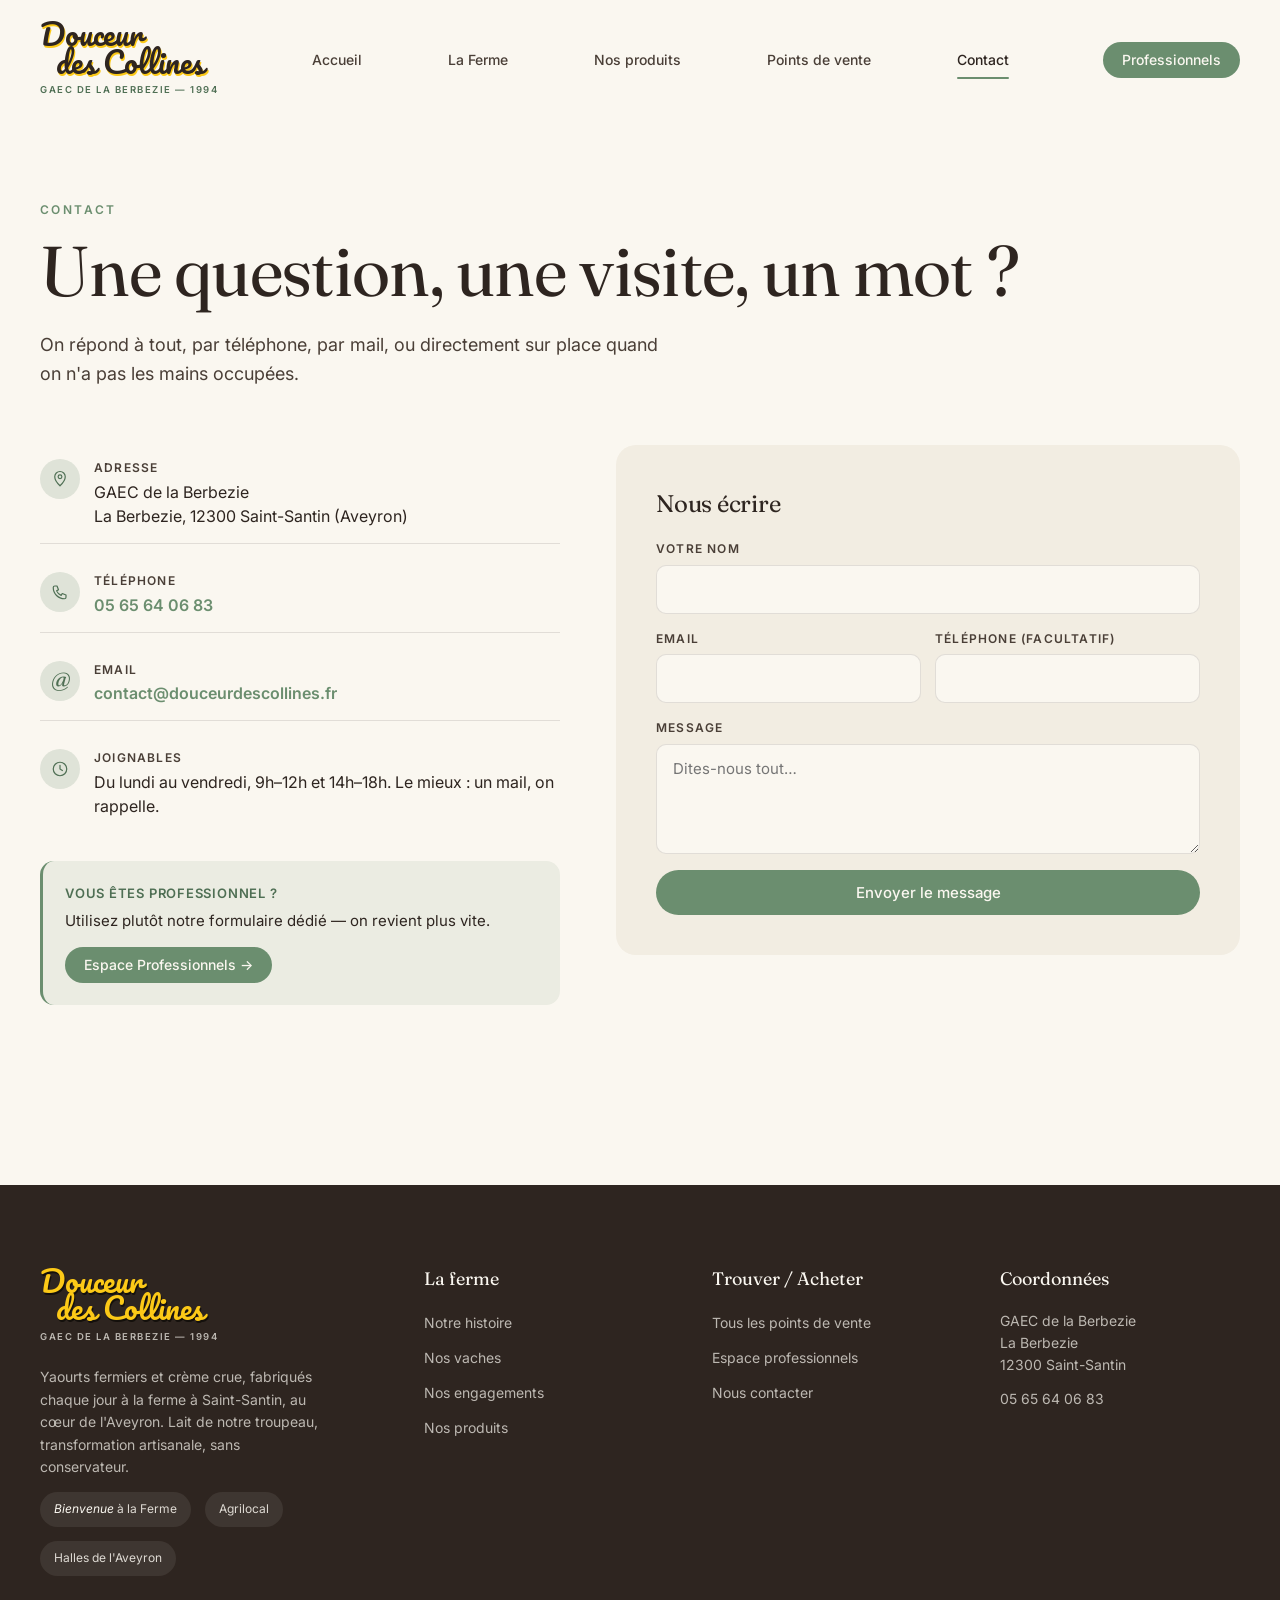
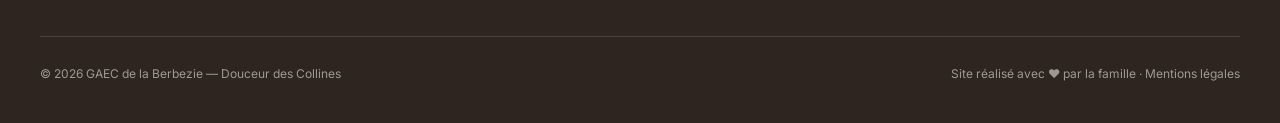
<file: contact.html>
<!doctype html>
<html lang="fr">
<head>
<meta charset="utf-8" />
<meta name="viewport" content="width=device-width, initial-scale=1" />
<title>Contact — Douceur des Collines</title>
<meta name="description" content="GAEC de la Berbezie — La Berbezie, 12300 Saint-Santin. Téléphone, email, formulaire de contact." />

<link rel="preconnect" href="https://fonts.googleapis.com" />
<link rel="preconnect" href="https://fonts.gstatic.com" crossorigin />
<link href="https://fonts.googleapis.com/css2?family=Fraunces:opsz,wght@9..144,300;9..144,400;9..144,500;9..144,600;9..144,700&family=Inter:wght@300;400;500;600;700&family=Yellowtail&family=Pacifico&display=swap" rel="stylesheet" />
<link rel="stylesheet" href="css/style.css" />
</head>
<body>

<header class="hdr">
  <div class="hdr-inner">
    <a href="index.html" class="brand brand-script">
      <div class="brand-script-name"><span class="brand-line">Douceur</span><span class="brand-line">des Collines</span></div>
      <small class="brand-tagline">GAEC de la Berbezie — 1994</small>
    </a>
    <nav class="nav">
      <a href="index.html">Accueil</a>
      <a href="la-ferme.html">La Ferme</a>
      <a href="nos-produits.html">Nos produits</a>
      <a href="points-de-vente.html">Points de vente</a>
      <a href="contact.html" class="active">Contact</a>
    </nav>
    <div class="hdr-cta">
      <a class="btn btn-primary btn-small" href="professionnels.html">Professionnels</a>
      <button class="burger" aria-label="Menu"><span></span><span></span><span></span></button>
    </div>
  </div>
</header>
<div class="m-menu">
  <div class="m-menu-hdr">
    <a href="index.html" class="brand brand-script">
      <div class="brand-script-name"><span class="brand-line">Douceur</span><span class="brand-line">des Collines</span></div>
      <small class="brand-tagline">GAEC de la Berbezie — 1994</small>
    </a>
    <button class="m-menu-close" aria-label="Fermer">×</button>
  </div>
  <nav>
    <a href="index.html">Accueil</a>
    <a href="la-ferme.html">La Ferme</a>
    <a href="nos-produits.html">Nos produits</a>
    <a href="points-de-vente.html">Points de vente</a>
    <a href="contact.html" class="active">Contact</a>
  </nav>
  <div class="m-menu-foot">
    <a class="btn btn-primary" style="width: 100%;" href="professionnels.html">Espace Professionnels</a>
    <div style="margin-top: 16px; font-size: 13px; color: var(--brown-soft);">
      La Berbezie, 12300 Saint-Santin<br/>
      <a href="tel:0565640683" style="color: var(--sage); font-weight: 600;">05 65 64 06 83</a>
    </div>
  </div>
</div>

<main>
  <section class="section" style="padding-top: 80px;">
    <div class="container">
      <div class="eyebrow">Contact</div>
      <h1 class="section-title" style="font-size: clamp(44px, 5.5vw, 72px);">Une question, une visite, un mot ?</h1>
      <p class="section-lead">On répond à tout, par téléphone, par mail, ou directement sur place quand on n'a pas les mains occupées.</p>

      <div class="contact-layout">
        <div>
          <div class="contact-info">
            <div class="contact-info-row">
              <div class="ic">
                <svg viewBox="0 0 24 24" width="18" height="18" fill="none" stroke="currentColor" stroke-width="1.6" stroke-linecap="round" stroke-linejoin="round"><path d="M12 21s-7-6.5-7-12a7 7 0 0 1 14 0c0 5.5-7 12-7 12Z"/><circle cx="12" cy="9" r="2.5"/></svg>
              </div>
              <div>
                <dt>Adresse</dt>
                <dd>GAEC de la Berbezie<br/>La Berbezie, 12300 Saint-Santin (Aveyron)</dd>
              </div>
            </div>
            <div class="contact-info-row">
              <div class="ic">
                <svg viewBox="0 0 24 24" width="18" height="18" fill="none" stroke="currentColor" stroke-width="1.6" stroke-linecap="round" stroke-linejoin="round"><path d="M5 4h3l2 5-2.5 1.5a11 11 0 0 0 6 6L15 14l5 2v3a2 2 0 0 1-2 2A15 15 0 0 1 3 6a2 2 0 0 1 2-2Z"/></svg>
              </div>
              <div>
                <dt>Téléphone</dt>
                <dd><a href="tel:0565640683" style="color: var(--sage); font-weight: 600;">05 65 64 06 83</a></dd>
              </div>
            </div>
            <div class="contact-info-row">
              <div class="ic ic-at">@</div>
              <div>
                <dt>Email</dt>
                <dd><a href="mailto:contact@douceurdescollines.fr" style="color: var(--sage); font-weight: 600;">contact@douceurdescollines.fr</a></dd>
              </div>
            </div>
            <div class="contact-info-row">
              <div class="ic">
                <svg viewBox="0 0 24 24" width="18" height="18" fill="none" stroke="currentColor" stroke-width="1.6" stroke-linecap="round" stroke-linejoin="round"><circle cx="12" cy="12" r="9"/><path d="M12 7v5l3.2 2"/></svg>
              </div>
              <div>
                <dt>Joignables</dt>
                <dd>Du lundi au vendredi, 9h–12h et 14h–18h. Le mieux : un mail, on rappelle.</dd>
              </div>
            </div>
          </div>

          <div class="contact-pro-aside">
            <div class="lbl">Vous êtes professionnel ?</div>
            <div class="desc">Utilisez plutôt notre formulaire dédié — on revient plus vite.</div>
            <a class="btn btn-primary btn-small" style="margin-top: 14px;" href="professionnels.html">Espace Professionnels →</a>
          </div>
        </div>

        <div>
          <div class="form-card">
            <div id="contact-form-wrapper" data-form-wrapper>
              <h3 style="font-size: 24px; margin-bottom: 18px;">Nous écrire</h3>
              <form class="form" name="contact" method="POST" data-netlify="true" netlify-honeypot="bot-field" data-success="contact-form-success">
                <input type="hidden" name="form-name" value="contact" />
                <p style="display: none;"><label>Ne pas remplir : <input name="bot-field" /></label></p>

                <div class="field">
                  <label for="c-nom">Votre nom</label>
                  <input id="c-nom" name="nom" type="text" required />
                </div>
                <div class="form-row">
                  <div class="field">
                    <label for="c-email">Email</label>
                    <input id="c-email" name="email" type="email" required />
                  </div>
                  <div class="field">
                    <label for="c-tel">Téléphone (facultatif)</label>
                    <input id="c-tel" name="telephone" type="tel" />
                  </div>
                </div>
                <div class="field">
                  <label for="c-message">Message</label>
                  <textarea id="c-message" name="message" required placeholder="Dites-nous tout…"></textarea>
                </div>
                <button class="btn btn-primary" type="submit">Envoyer le message</button>
              </form>
            </div>
            <div id="contact-form-success" class="form-success" style="display: none;">
              <div class="check">✓</div>
              <h3>Merci, message reçu !</h3>
              <p style="margin-top: 10px;">On vous répond dès que possible.</p>
            </div>
          </div>
        </div>
      </div>
    </div>
  </section>
</main>

<footer class="foot">
  <div class="foot-inner">
    <div>
      <a href="index.html" class="brand brand-script brand-script-dark">
        <div class="brand-script-name"><span class="brand-line">Douceur</span><span class="brand-line">des Collines</span></div>
        <small class="brand-tagline">GAEC de la Berbezie — 1994</small>
      </a>
      <p class="foot-blurb">Yaourts fermiers et crème crue, fabriqués chaque jour à la ferme à Saint-Santin, au cœur de l'Aveyron. Lait de notre troupeau, transformation artisanale, sans conservateur.</p>
      <div class="foot-labels">
        <span class="foot-label"><em>Bienvenue</em> à la Ferme</span>
        <span class="foot-label">Agrilocal</span>
        <span class="foot-label">Halles de l'Aveyron</span>
      </div>
    </div>
    <div>
      <h5>La ferme</h5>
      <ul>
        <li><a href="la-ferme.html">Notre histoire</a></li>
        <li><a href="la-ferme.html">Nos vaches</a></li>
        <li><a href="la-ferme.html">Nos engagements</a></li>
        <li><a href="nos-produits.html">Nos produits</a></li>
      </ul>
    </div>
    <div>
      <h5>Trouver / Acheter</h5>
      <ul>
        <li><a href="points-de-vente.html">Tous les points de vente</a></li>
        <li><a href="professionnels.html">Espace professionnels</a></li>
        <li><a href="contact.html">Nous contacter</a></li>
      </ul>
    </div>
    <div>
      <h5>Coordonnées</h5>
      <ul>
        <li style="color: rgba(250,247,240,0.7); font-size: 14px;">
          GAEC de la Berbezie<br/>La Berbezie<br/>12300 Saint-Santin
        </li>
        <li><a href="tel:0565640683">05 65 64 06 83</a></li>
      </ul>
    </div>
  </div>
  <div class="foot-bottom">
    <div>© <span data-year></span> GAEC de la Berbezie — Douceur des Collines</div>
    <div>Site réalisé avec ❤ par la famille · <a href="#" style="cursor: pointer;">Mentions légales</a></div>
  </div>
</footer>

<script src="js/main.js"></script>
</body>
</html>
</file>
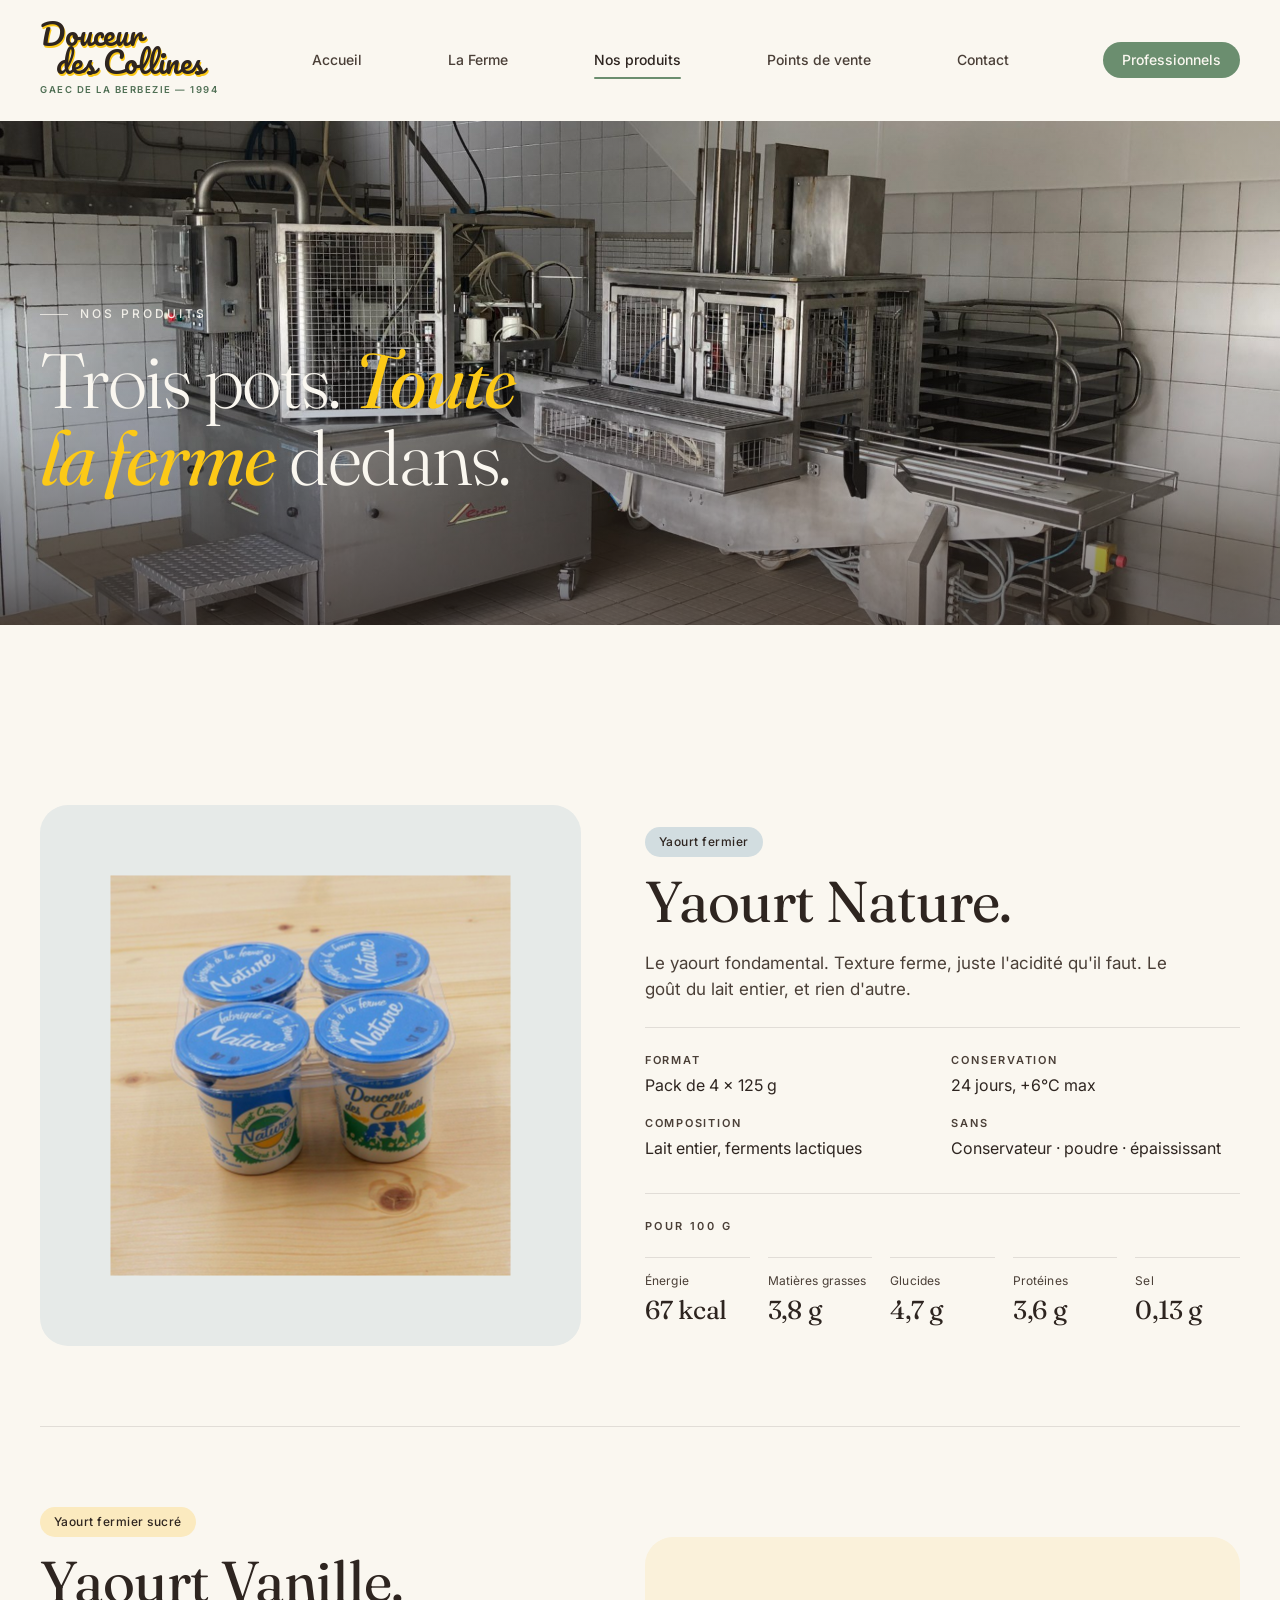
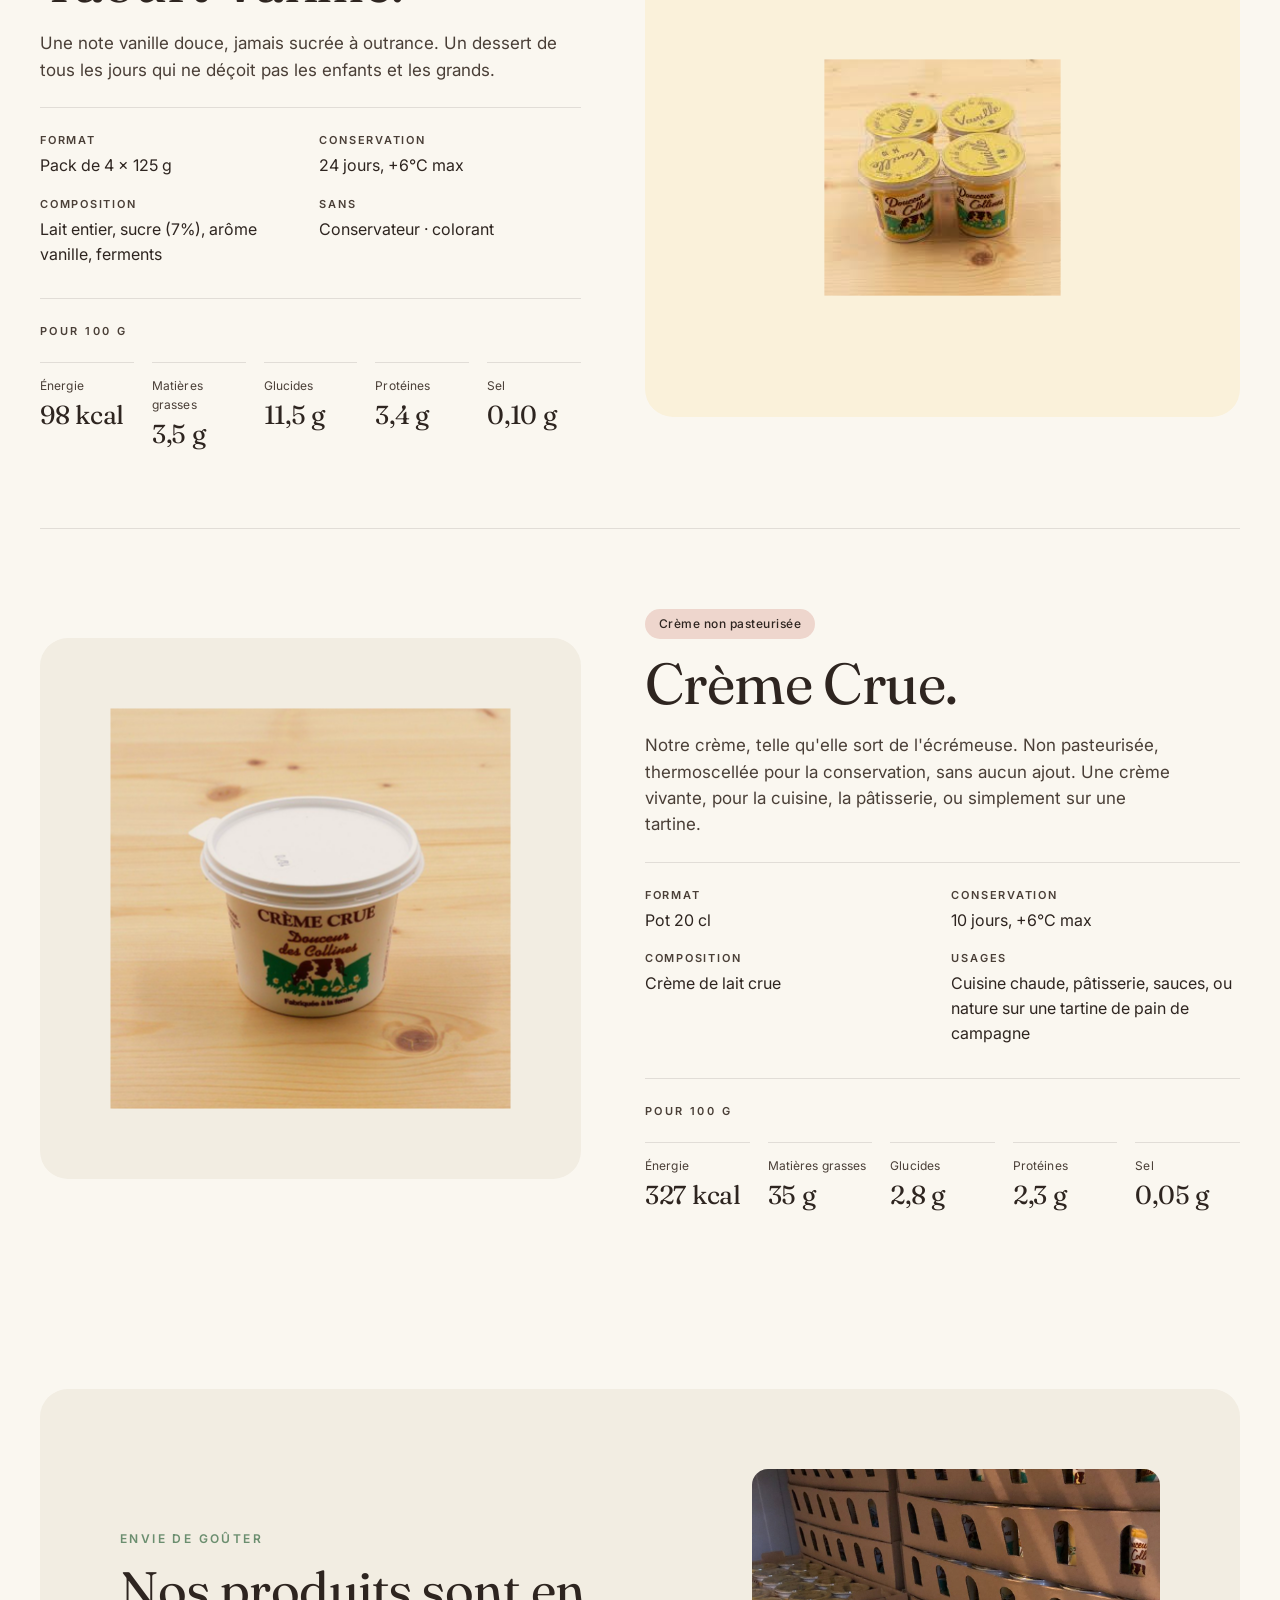
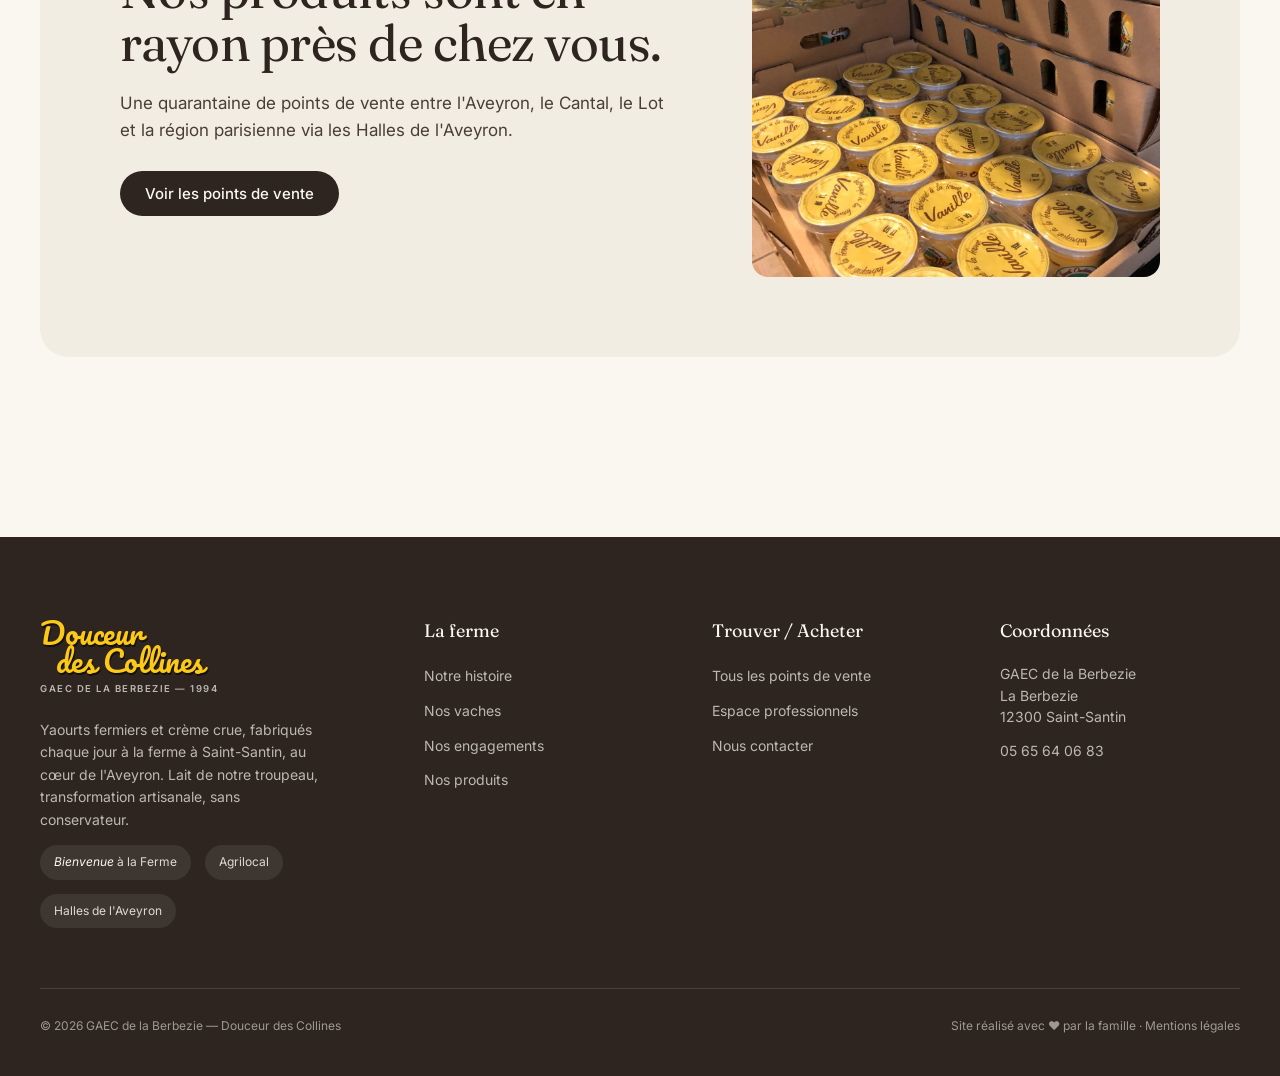
<file: nos-produits.html>
<!doctype html>
<html lang="fr">
<head>
<meta charset="utf-8" />
<meta name="viewport" content="width=device-width, initial-scale=1" />
<title>Nos produits — Yaourts et crème crue, Douceur des Collines</title>
<meta name="description" content="Yaourt fermier nature, yaourt vanille, crème crue non pasteurisée. Lait entier de notre troupeau, sans conservateur, conservation longue." />

<link rel="preconnect" href="https://fonts.googleapis.com" />
<link rel="preconnect" href="https://fonts.gstatic.com" crossorigin />
<link href="https://fonts.googleapis.com/css2?family=Fraunces:opsz,wght@9..144,300;9..144,400;9..144,500;9..144,600;9..144,700&family=Inter:wght@300;400;500;600;700&family=Yellowtail&family=Pacifico&display=swap" rel="stylesheet" />
<link rel="stylesheet" href="css/style.css" />
</head>
<body>

<header class="hdr">
  <div class="hdr-inner">
    <a href="index.html" class="brand brand-script">
      <div class="brand-script-name"><span class="brand-line">Douceur</span><span class="brand-line">des Collines</span></div>
      <small class="brand-tagline">GAEC de la Berbezie — 1994</small>
    </a>
    <nav class="nav">
      <a href="index.html">Accueil</a>
      <a href="la-ferme.html">La Ferme</a>
      <a href="nos-produits.html" class="active">Nos produits</a>
      <a href="points-de-vente.html">Points de vente</a>
      <a href="contact.html">Contact</a>
    </nav>
    <div class="hdr-cta">
      <a class="btn btn-primary btn-small" href="professionnels.html">Professionnels</a>
      <button class="burger" aria-label="Menu"><span></span><span></span><span></span></button>
    </div>
  </div>
</header>
<div class="m-menu">
  <div class="m-menu-hdr">
    <a href="index.html" class="brand brand-script">
      <div class="brand-script-name"><span class="brand-line">Douceur</span><span class="brand-line">des Collines</span></div>
      <small class="brand-tagline">GAEC de la Berbezie — 1994</small>
    </a>
    <button class="m-menu-close" aria-label="Fermer">×</button>
  </div>
  <nav>
    <a href="index.html">Accueil</a>
    <a href="la-ferme.html">La Ferme</a>
    <a href="nos-produits.html" class="active">Nos produits</a>
    <a href="points-de-vente.html">Points de vente</a>
    <a href="contact.html">Contact</a>
  </nav>
  <div class="m-menu-foot">
    <a class="btn btn-primary" style="width: 100%;" href="professionnels.html">Espace Professionnels</a>
    <div style="margin-top: 16px; font-size: 13px; color: var(--brown-soft);">
      La Berbezie, 12300 Saint-Santin<br/>
      <a href="tel:0565640683" style="color: var(--sage); font-weight: 600;">05 65 64 06 83</a>
    </div>
  </div>
</div>

<main>
  <section class="hero hero-page">
    <div class="hero-bg"><img src="assets/produits-hero.jpg" alt="L'atelier de transformation : conditionneuse et thermoscelleuse" /></div>
    <div class="hero-inner">
      <div class="hero-eyebrow">Nos produits</div>
      <h1 class="hero-title" style="font-size: clamp(40px, 6vw, 80px);">Trois pots. <em style="color: var(--vanille); font-style: italic;">Toute la ferme</em> dedans.</h1>
    </div>
  </section>

  <section class="section">
    <div class="container">

      <div class="product-detail">
        <div class="product-vis" style="background: color-mix(in oklab, var(--bleu) 10%, var(--cream));">
          <img src="assets/product-nature.jpg" alt="Yaourt fermier Nature" class="product-photo product-photo-lg" />
        </div>
        <div class="product-info">
          <span class="tag-pill" style="background: color-mix(in oklab, var(--bleu) 20%, var(--cream));">Yaourt fermier</span>
          <h2>Yaourt Nature.</h2>
          <p>Le yaourt fondamental. Texture ferme, juste l'acidité qu'il faut. Le goût du lait entier, et rien d'autre.</p>
          <dl class="product-specs">
            <div class="product-spec"><dt>Format</dt><dd>Pack de 4 × 125 g</dd></div>
            <div class="product-spec"><dt>Conservation</dt><dd>24 jours, +6°C max</dd></div>
            <div class="product-spec"><dt>Composition</dt><dd>Lait entier, ferments lactiques</dd></div>
            <div class="product-spec"><dt>Sans</dt><dd>Conservateur · poudre · épaississant</dd></div>
          </dl>
          <div class="nutrition">
            <div class="nutrition-eyebrow">Pour 100 g</div>
            <div class="nutrition-grid">
              <div class="nutrition-cell"><div class="nl">Énergie</div><div class="nv">67 kcal</div></div>
              <div class="nutrition-cell"><div class="nl">Matières grasses</div><div class="nv">3,8 g</div></div>
              <div class="nutrition-cell"><div class="nl">Glucides</div><div class="nv">4,7 g</div></div>
              <div class="nutrition-cell"><div class="nl">Protéines</div><div class="nv">3,6 g</div></div>
              <div class="nutrition-cell"><div class="nl">Sel</div><div class="nv">0,13 g</div></div>
            </div>
          </div>
        </div>
      </div>

      <div class="product-detail reverse">
        <div class="product-vis" style="background: color-mix(in oklab, var(--vanille) 14%, var(--cream));">
          <img src="assets/product-vanille.jpg" alt="Yaourt fermier Vanille" class="product-photo product-photo-lg" />
        </div>
        <div class="product-info">
          <span class="tag-pill" style="background: color-mix(in oklab, var(--vanille) 30%, var(--cream));">Yaourt fermier sucré</span>
          <h2>Yaourt Vanille.</h2>
          <p>Une note vanille douce, jamais sucrée à outrance. Un dessert de tous les jours qui ne déçoit pas les enfants et les grands.</p>
          <dl class="product-specs">
            <div class="product-spec"><dt>Format</dt><dd>Pack de 4 × 125 g</dd></div>
            <div class="product-spec"><dt>Conservation</dt><dd>24 jours, +6°C max</dd></div>
            <div class="product-spec"><dt>Composition</dt><dd>Lait entier, sucre (7%), arôme vanille, ferments</dd></div>
            <div class="product-spec"><dt>Sans</dt><dd>Conservateur · colorant</dd></div>
          </dl>
          <div class="nutrition">
            <div class="nutrition-eyebrow">Pour 100 g</div>
            <div class="nutrition-grid">
              <div class="nutrition-cell"><div class="nl">Énergie</div><div class="nv">98 kcal</div></div>
              <div class="nutrition-cell"><div class="nl">Matières grasses</div><div class="nv">3,5 g</div></div>
              <div class="nutrition-cell"><div class="nl">Glucides</div><div class="nv">11,5 g</div></div>
              <div class="nutrition-cell"><div class="nl">Protéines</div><div class="nv">3,4 g</div></div>
              <div class="nutrition-cell"><div class="nl">Sel</div><div class="nv">0,10 g</div></div>
            </div>
          </div>
        </div>
      </div>

      <div class="product-detail">
        <div class="product-vis" style="background: var(--cream-2);">
          <img src="assets/product-creme.jpg" alt="Crème crue Douceur des Collines" class="product-photo product-photo-lg" />
        </div>
        <div class="product-info">
          <span class="tag-pill" style="background: color-mix(in oklab, #A6443A 18%, var(--cream));">Crème non pasteurisée</span>
          <h2>Crème Crue.</h2>
          <p>Notre crème, telle qu'elle sort de l'écrémeuse. Non pasteurisée, thermoscellée pour la conservation, sans aucun ajout. Une crème vivante, pour la cuisine, la pâtisserie, ou simplement sur une tartine.</p>
          <dl class="product-specs">
            <div class="product-spec"><dt>Format</dt><dd>Pot 20 cl</dd></div>
            <div class="product-spec"><dt>Conservation</dt><dd>10 jours, +6°C max</dd></div>
            <div class="product-spec"><dt>Composition</dt><dd>Crème de lait crue</dd></div>
            <div class="product-spec"><dt>Usages</dt><dd>Cuisine chaude, pâtisserie, sauces, ou nature sur une tartine de pain de campagne</dd></div>
          </dl>
          <div class="nutrition">
            <div class="nutrition-eyebrow">Pour 100 g</div>
            <div class="nutrition-grid">
              <div class="nutrition-cell"><div class="nl">Énergie</div><div class="nv">327 kcal</div></div>
              <div class="nutrition-cell"><div class="nl">Matières grasses</div><div class="nv">35 g</div></div>
              <div class="nutrition-cell"><div class="nl">Glucides</div><div class="nv">2,8 g</div></div>
              <div class="nutrition-cell"><div class="nl">Protéines</div><div class="nv">2,3 g</div></div>
              <div class="nutrition-cell"><div class="nl">Sel</div><div class="nv">0,05 g</div></div>
            </div>
          </div>
        </div>
      </div>

    </div>
  </section>

  <section class="section" style="padding-top: 0;">
    <div class="container">
      <div class="cta-band" style="background: var(--cream-2); color: var(--brown);">
        <div>
          <div class="eyebrow">Envie de goûter</div>
          <h2 style="color: var(--brown); margin-top: 14px;">Nos produits sont en rayon près de chez vous.</h2>
          <p style="color: var(--brown-soft);">Une quarantaine de points de vente entre l'Aveyron, le Cantal, le Lot et la région parisienne via les Halles de l'Aveyron.</p>
          <a class="btn btn-dark" style="margin-top: 28px;" href="points-de-vente.html">Voir les points de vente</a>
        </div>
        <div style="display: grid; place-items: center;">
          <img src="assets/couple-barn.jpg" alt="Marie-José et Laurent à l'étable" style="width: 100%; border-radius: 16px; aspect-ratio: 1/1; object-fit: cover;" />
        </div>
      </div>
    </div>
  </section>
</main>

<footer class="foot">
  <div class="foot-inner">
    <div>
      <a href="index.html" class="brand brand-script brand-script-dark">
        <div class="brand-script-name"><span class="brand-line">Douceur</span><span class="brand-line">des Collines</span></div>
        <small class="brand-tagline">GAEC de la Berbezie — 1994</small>
      </a>
      <p class="foot-blurb">Yaourts fermiers et crème crue, fabriqués chaque jour à la ferme à Saint-Santin, au cœur de l'Aveyron. Lait de notre troupeau, transformation artisanale, sans conservateur.</p>
      <div class="foot-labels">
        <span class="foot-label"><em>Bienvenue</em> à la Ferme</span>
        <span class="foot-label">Agrilocal</span>
        <span class="foot-label">Halles de l'Aveyron</span>
      </div>
    </div>
    <div>
      <h5>La ferme</h5>
      <ul>
        <li><a href="la-ferme.html">Notre histoire</a></li>
        <li><a href="la-ferme.html">Nos vaches</a></li>
        <li><a href="la-ferme.html">Nos engagements</a></li>
        <li><a href="nos-produits.html">Nos produits</a></li>
      </ul>
    </div>
    <div>
      <h5>Trouver / Acheter</h5>
      <ul>
        <li><a href="points-de-vente.html">Tous les points de vente</a></li>
        <li><a href="professionnels.html">Espace professionnels</a></li>
        <li><a href="contact.html">Nous contacter</a></li>
      </ul>
    </div>
    <div>
      <h5>Coordonnées</h5>
      <ul>
        <li style="color: rgba(250,247,240,0.7); font-size: 14px;">
          GAEC de la Berbezie<br/>La Berbezie<br/>12300 Saint-Santin
        </li>
        <li><a href="tel:0565640683">05 65 64 06 83</a></li>
      </ul>
    </div>
  </div>
  <div class="foot-bottom">
    <div>© <span data-year></span> GAEC de la Berbezie — Douceur des Collines</div>
    <div>Site réalisé avec ❤ par la famille · <a href="#" style="cursor: pointer;">Mentions légales</a></div>
  </div>
</footer>

<script src="js/main.js"></script>
</body>
</html>
</file>
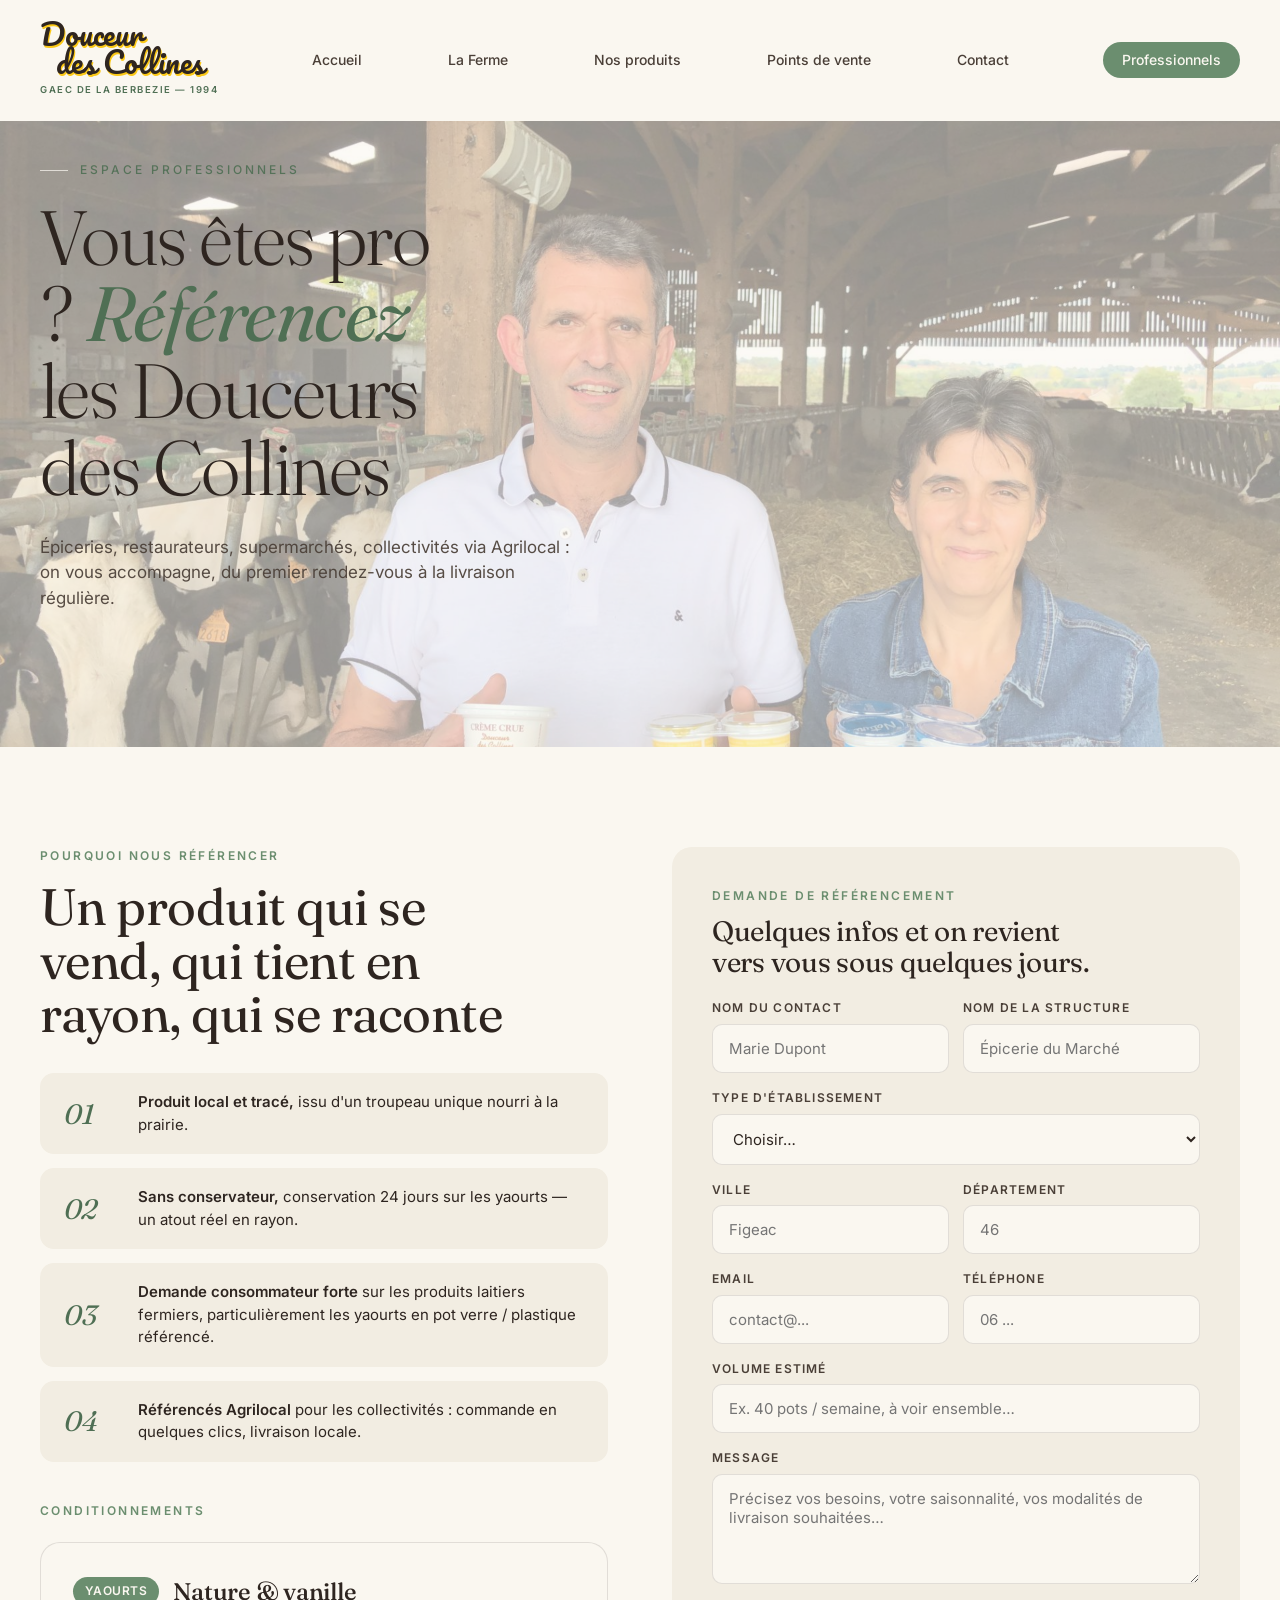
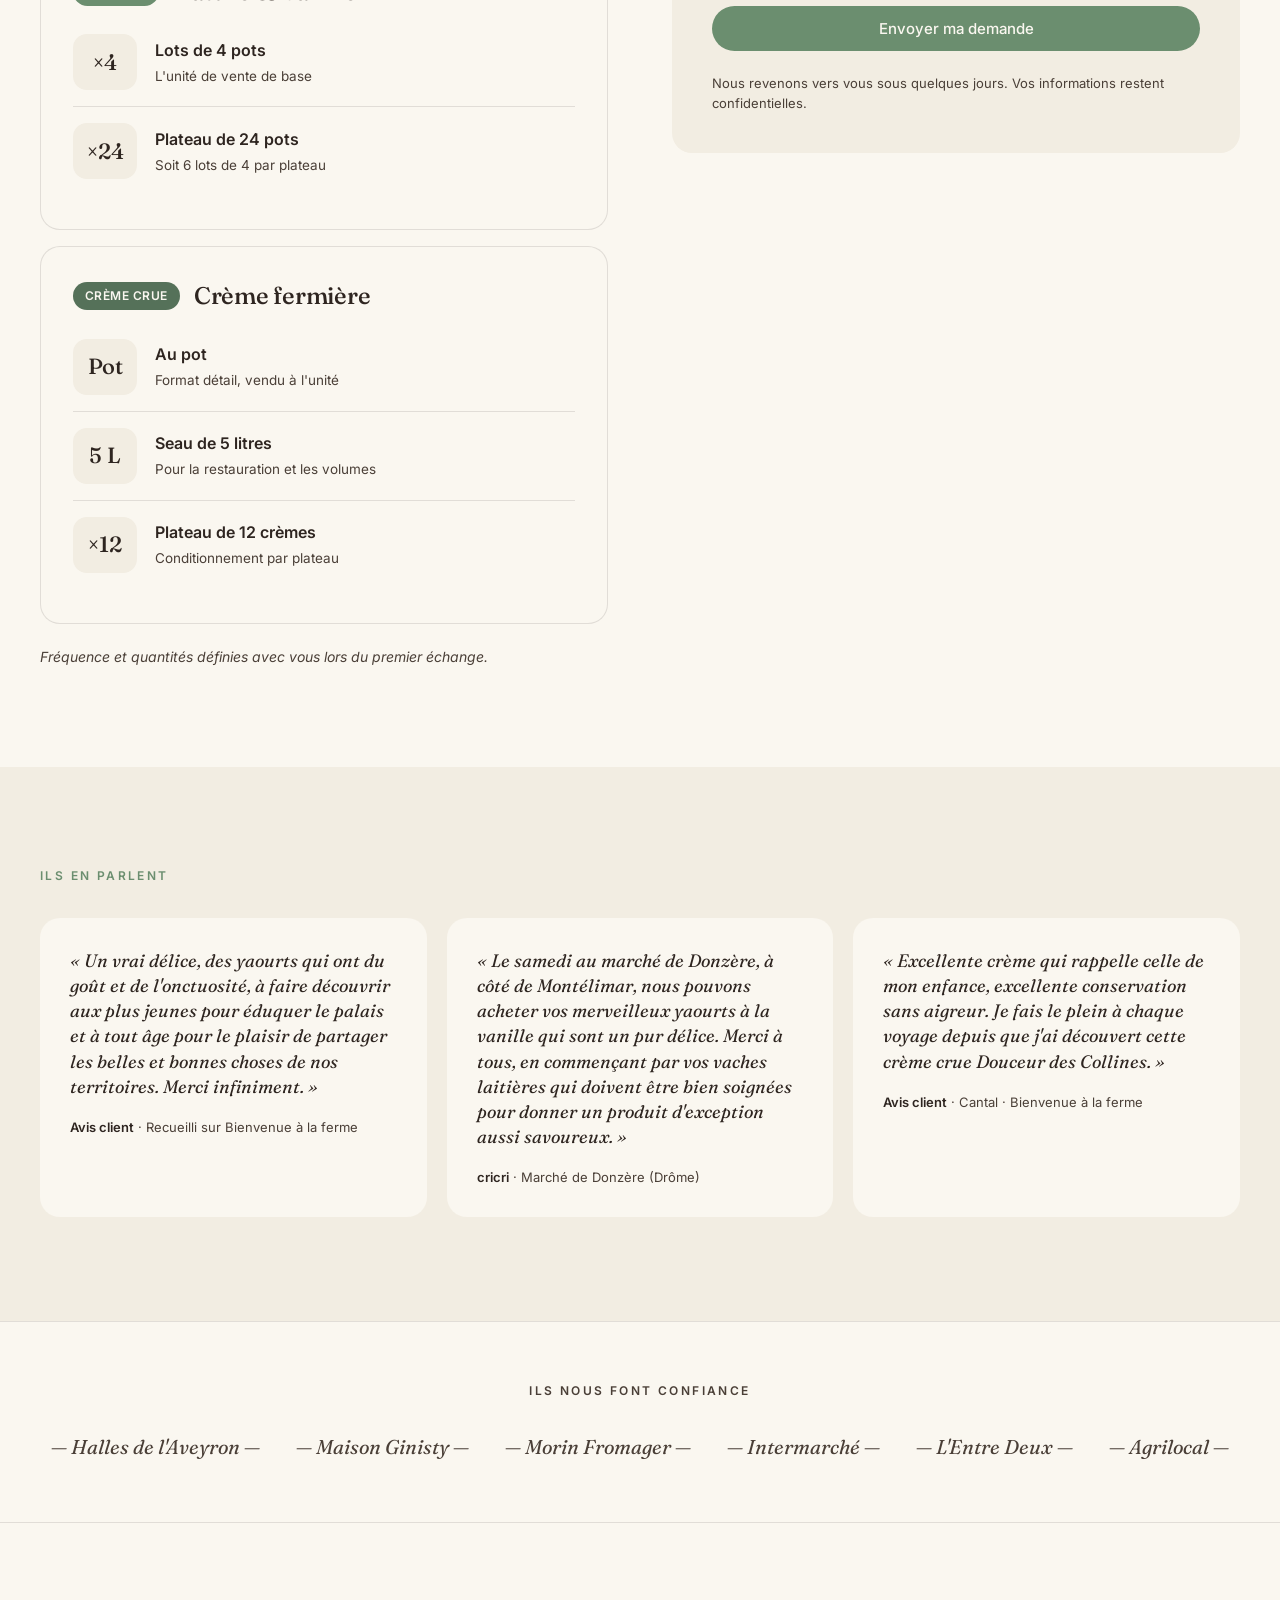
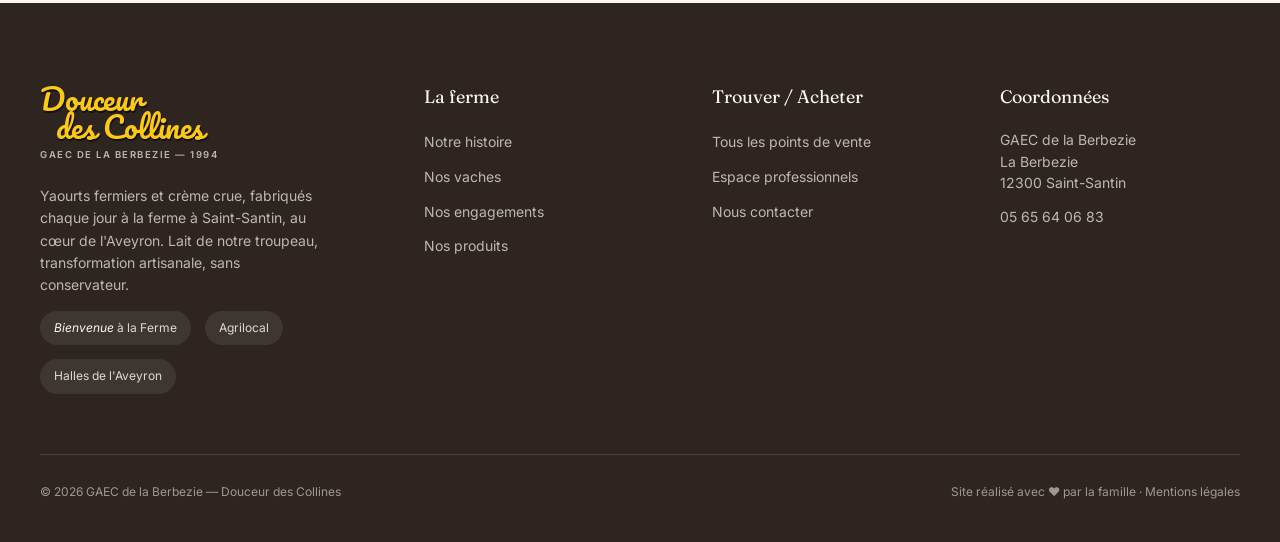
<file: professionnels.html>
<!doctype html>
<html lang="fr">
<head>
<meta charset="utf-8" />
<meta name="viewport" content="width=device-width, initial-scale=1" />
<title>Professionnels — Référencer Douceur des Collines</title>
<meta name="description" content="Épiceries, restaurateurs, supermarchés, collectivités via Agrilocal : référencez les yaourts et la crème crue Douceur des Collines." />

<link rel="preconnect" href="https://fonts.googleapis.com" />
<link rel="preconnect" href="https://fonts.gstatic.com" crossorigin />
<link href="https://fonts.googleapis.com/css2?family=Fraunces:opsz,wght@9..144,300;9..144,400;9..144,500;9..144,600;9..144,700&family=Inter:wght@300;400;500;600;700&family=Yellowtail&family=Pacifico&display=swap" rel="stylesheet" />
<link rel="stylesheet" href="css/style.css" />
</head>
<body>

<header class="hdr">
  <div class="hdr-inner">
    <a href="index.html" class="brand brand-script">
      <div class="brand-script-name"><span class="brand-line">Douceur</span><span class="brand-line">des Collines</span></div>
      <small class="brand-tagline">GAEC de la Berbezie — 1994</small>
    </a>
    <nav class="nav">
      <a href="index.html">Accueil</a>
      <a href="la-ferme.html">La Ferme</a>
      <a href="nos-produits.html">Nos produits</a>
      <a href="points-de-vente.html">Points de vente</a>
      <a href="contact.html">Contact</a>
    </nav>
    <div class="hdr-cta">
      <a class="btn btn-primary btn-small" href="professionnels.html">Professionnels</a>
      <button class="burger" aria-label="Menu"><span></span><span></span><span></span></button>
    </div>
  </div>
</header>
<div class="m-menu">
  <div class="m-menu-hdr">
    <a href="index.html" class="brand brand-script">
      <div class="brand-script-name"><span class="brand-line">Douceur</span><span class="brand-line">des Collines</span></div>
      <small class="brand-tagline">GAEC de la Berbezie — 1994</small>
    </a>
    <button class="m-menu-close" aria-label="Fermer">×</button>
  </div>
  <nav>
    <a href="index.html">Accueil</a>
    <a href="la-ferme.html">La Ferme</a>
    <a href="nos-produits.html">Nos produits</a>
    <a href="points-de-vente.html">Points de vente</a>
    <a href="contact.html">Contact</a>
  </nav>
  <div class="m-menu-foot">
    <a class="btn btn-primary" style="width: 100%;" href="professionnels.html">Espace Professionnels</a>
    <div style="margin-top: 16px; font-size: 13px; color: var(--brown-soft);">
      La Berbezie, 12300 Saint-Santin<br/>
      <a href="tel:0565640683" style="color: var(--sage); font-weight: 600;">05 65 64 06 83</a>
    </div>
  </div>
</div>

<main>
  <section class="hero hero-page hero-pro-intro" style="min-height: auto;">
    <div class="hero-bg"><img src="assets/couple-products.jpg" alt="Marie-José et Laurent Figeac présentant la gamme Douceur des Collines" /></div>
    <div class="hero-scrim" aria-hidden="true"></div>
    <div class="hero-inner">
      <div class="hero-eyebrow">Espace Professionnels</div>
      <h1 class="hero-title" style="font-size: clamp(40px, 6vw, 78px);">Vous êtes pro ? <em>Référencez</em> les Douceurs des Collines</h1>
      <p class="hero-sub">Épiceries, restaurateurs, supermarchés, collectivités via Agrilocal : on vous accompagne, du premier rendez-vous à la livraison régulière.</p>
    </div>
  </section>

  <section class="section">
    <div class="container">
      <div class="pro-grid">
        <div>
          <div class="eyebrow">Pourquoi nous référencer</div>
          <h2 class="section-title">Un produit qui se vend, qui tient en rayon, qui se raconte</h2>
          <div class="pro-points">
            <div class="pro-point">
              <div class="pro-point-num">01</div>
              <div class="pro-point-text"><strong>Produit local et tracé,</strong> issu d'un troupeau unique nourri à la prairie.</div>
            </div>
            <div class="pro-point">
              <div class="pro-point-num">02</div>
              <div class="pro-point-text"><strong>Sans conservateur,</strong> conservation 24 jours sur les yaourts — un atout réel en rayon.</div>
            </div>
            <div class="pro-point">
              <div class="pro-point-num">03</div>
              <div class="pro-point-text"><strong>Demande consommateur forte</strong> sur les produits laitiers fermiers, particulièrement les yaourts en pot verre / plastique référencé.</div>
            </div>
            <div class="pro-point">
              <div class="pro-point-num">04</div>
              <div class="pro-point-text"><strong>Référencés Agrilocal</strong> pour les collectivités : commande en quelques clics, livraison locale.</div>
            </div>
          </div>

          <div class="pro-pack">
            <div class="eyebrow">Conditionnements</div>
            <div class="pack-grid pack-grid-stack" style="margin-top: 22px;">
              <div class="pack-card">
                <div class="pack-card-top">
                  <span class="pack-tag" style="background: var(--sage);">Yaourts</span>
                  <h3 class="pack-name">Nature &amp; vanille</h3>
                </div>
                <ul class="pack-specs">
                  <li>
                    <span class="pack-qty">×4</span>
                    <span class="pack-spec-text"><strong>Lots de 4 pots</strong><small>L'unité de vente de base</small></span>
                  </li>
                  <li>
                    <span class="pack-qty">×24</span>
                    <span class="pack-spec-text"><strong>Plateau de 24 pots</strong><small>Soit 6 lots de 4 par plateau</small></span>
                  </li>
                </ul>
              </div>
              <div class="pack-card">
                <div class="pack-card-top">
                  <span class="pack-tag" style="background: var(--nature);">Crème crue</span>
                  <h3 class="pack-name">Crème fermière</h3>
                </div>
                <ul class="pack-specs">
                  <li>
                    <span class="pack-qty">Pot</span>
                    <span class="pack-spec-text"><strong>Au pot</strong><small>Format détail, vendu à l'unité</small></span>
                  </li>
                  <li>
                    <span class="pack-qty">5 L</span>
                    <span class="pack-spec-text"><strong>Seau de 5 litres</strong><small>Pour la restauration et les volumes</small></span>
                  </li>
                  <li>
                    <span class="pack-qty">×12</span>
                    <span class="pack-spec-text"><strong>Plateau de 12 crèmes</strong><small>Conditionnement par plateau</small></span>
                  </li>
                </ul>
              </div>
            </div>
            <p class="pack-foot">Fréquence et quantités définies avec vous lors du premier échange.</p>
          </div>
        </div>

        <div>
          <div class="form-card">
            <div id="pro-form-wrapper" data-form-wrapper>
              <div class="eyebrow">Demande de référencement</div>
              <h3 style="font-size: 28px; line-height: 1.1; margin: 10px 0 22px;">Quelques infos et on revient vers vous sous quelques jours.</h3>
              <form class="form" name="pro" method="POST" data-netlify="true" netlify-honeypot="bot-field" data-success="pro-form-success">
                <input type="hidden" name="form-name" value="pro" />
                <p style="display: none;"><label>Ne pas remplir : <input name="bot-field" /></label></p>

                <div class="form-row">
                  <div class="field">
                    <label for="pro-nom">Nom du contact</label>
                    <input id="pro-nom" name="nom" type="text" required placeholder="Marie Dupont" />
                  </div>
                  <div class="field">
                    <label for="pro-structure">Nom de la structure</label>
                    <input id="pro-structure" name="structure" type="text" required placeholder="Épicerie du Marché" />
                  </div>
                </div>
                <div class="field">
                  <label for="pro-type">Type d'établissement</label>
                  <select id="pro-type" name="type" required>
                    <option value="" disabled selected>Choisir…</option>
                    <option>Épicerie / crèmerie / fromagerie</option>
                    <option>Restaurant / brasserie</option>
                    <option>Supermarché / grande distribution</option>
                    <option>Collectivité via Agrilocal</option>
                    <option>Marché / vente ambulante</option>
                    <option>Autre</option>
                  </select>
                </div>
                <div class="form-row">
                  <div class="field">
                    <label for="pro-ville">Ville</label>
                    <input id="pro-ville" name="ville" type="text" required placeholder="Figeac" />
                  </div>
                  <div class="field">
                    <label for="pro-dept">Département</label>
                    <input id="pro-dept" name="departement" type="text" required placeholder="46" inputmode="numeric" />
                  </div>
                </div>
                <div class="form-row">
                  <div class="field">
                    <label for="pro-email">Email</label>
                    <input id="pro-email" name="email" type="email" required placeholder="contact@..." />
                  </div>
                  <div class="field">
                    <label for="pro-tel">Téléphone</label>
                    <input id="pro-tel" name="telephone" type="tel" required placeholder="06 ..." />
                  </div>
                </div>
                <div class="field">
                  <label for="pro-volume">Volume estimé</label>
                  <input id="pro-volume" name="volume" type="text" placeholder="Ex. 40 pots / semaine, à voir ensemble…" />
                </div>
                <div class="field">
                  <label for="pro-message">Message</label>
                  <textarea id="pro-message" name="message" placeholder="Précisez vos besoins, votre saisonnalité, vos modalités de livraison souhaitées…"></textarea>
                </div>
                <button type="submit" class="btn btn-primary" style="margin-top: 6px;">Envoyer ma demande</button>
                <div class="form-note">Nous revenons vers vous sous quelques jours. Vos informations restent confidentielles.</div>
              </form>
            </div>
            <div id="pro-form-success" class="form-success" style="display: none;">
              <div class="check">✓</div>
              <h3>Merci !</h3>
              <p>Votre demande est arrivée. Marie-José ou Laurent vous rappellera personnellement sous quelques jours.</p>
            </div>
          </div>
        </div>
      </div>
    </div>
  </section>

  <section class="section reviews-section" style="background: var(--cream-2);">
    <div class="container">
      <div class="reviews-head">
        <div class="eyebrow">Ils en parlent</div>
      </div>
      <div class="testi-carousel" id="pro-reviews">
        <div class="testi-track">
          <div class="testi-slide">
            <div class="testi">
              <blockquote>« Un vrai délice, des yaourts qui ont du goût et de l'onctuosité, à faire découvrir aux plus jeunes pour éduquer le palais et à tout âge pour le plaisir de partager les belles et bonnes choses de nos territoires. Merci infiniment. »</blockquote>
              <cite><strong>Avis client</strong> · Recueilli sur Bienvenue à la ferme</cite>
            </div>
          </div>
          <div class="testi-slide">
            <div class="testi">
              <blockquote>« Le samedi au marché de Donzère, à côté de Montélimar, nous pouvons acheter vos merveilleux yaourts à la vanille qui sont un pur délice. Merci à tous, en commençant par vos vaches laitières qui doivent être bien soignées pour donner un produit d'exception aussi savoureux. »</blockquote>
              <cite><strong>cricri</strong> · Marché de Donzère (Drôme)</cite>
            </div>
          </div>
          <div class="testi-slide">
            <div class="testi">
              <blockquote>« Excellente crème qui rappelle celle de mon enfance, excellente conservation sans aigreur. Je fais le plein à chaque voyage depuis que j'ai découvert cette crème crue Douceur des Collines. »</blockquote>
              <cite><strong>Avis client</strong> · Cantal · Bienvenue à la ferme</cite>
            </div>
          </div>
        </div>
        <div class="testi-controls" style="display: none;">
          <div class="testi-dots"></div>
          <div class="testi-arrows">
            <button class="testi-arrow" data-dir="-1" aria-label="Avis précédents">←</button>
            <button class="testi-arrow" data-dir="1" aria-label="Avis suivants">→</button>
          </div>
        </div>
      </div>
    </div>
  </section>

  <div class="clients-band">
    <div class="clients-inner">
      <div class="lbl">Ils nous font confiance</div>
      <div class="clients-list">
        <span class="client">— Halles de l'Aveyron —</span>
        <span class="client">— Maison Ginisty —</span>
        <span class="client">— Morin Fromager —</span>
        <span class="client">— Intermarché —</span>
        <span class="client">— L'Entre Deux —</span>
        <span class="client">— Agrilocal —</span>
      </div>
    </div>
  </div>
</main>

<footer class="foot">
  <div class="foot-inner">
    <div>
      <a href="index.html" class="brand brand-script brand-script-dark">
        <div class="brand-script-name"><span class="brand-line">Douceur</span><span class="brand-line">des Collines</span></div>
        <small class="brand-tagline">GAEC de la Berbezie — 1994</small>
      </a>
      <p class="foot-blurb">Yaourts fermiers et crème crue, fabriqués chaque jour à la ferme à Saint-Santin, au cœur de l'Aveyron. Lait de notre troupeau, transformation artisanale, sans conservateur.</p>
      <div class="foot-labels">
        <span class="foot-label"><em>Bienvenue</em> à la Ferme</span>
        <span class="foot-label">Agrilocal</span>
        <span class="foot-label">Halles de l'Aveyron</span>
      </div>
    </div>
    <div>
      <h5>La ferme</h5>
      <ul>
        <li><a href="la-ferme.html">Notre histoire</a></li>
        <li><a href="la-ferme.html">Nos vaches</a></li>
        <li><a href="la-ferme.html">Nos engagements</a></li>
        <li><a href="nos-produits.html">Nos produits</a></li>
      </ul>
    </div>
    <div>
      <h5>Trouver / Acheter</h5>
      <ul>
        <li><a href="points-de-vente.html">Tous les points de vente</a></li>
        <li><a href="professionnels.html">Espace professionnels</a></li>
        <li><a href="contact.html">Nous contacter</a></li>
      </ul>
    </div>
    <div>
      <h5>Coordonnées</h5>
      <ul>
        <li style="color: rgba(250,247,240,0.7); font-size: 14px;">
          GAEC de la Berbezie<br/>La Berbezie<br/>12300 Saint-Santin
        </li>
        <li><a href="tel:0565640683">05 65 64 06 83</a></li>
      </ul>
    </div>
  </div>
  <div class="foot-bottom">
    <div>© <span data-year></span> GAEC de la Berbezie — Douceur des Collines</div>
    <div>Site réalisé avec ❤ par la famille · <a href="#" style="cursor: pointer;">Mentions légales</a></div>
  </div>
</footer>

<script src="js/main.js"></script>
</body>
</html>
</file>
<file: css/style.css>
/* =====================================================================
   Douceur des Collines — style.css
   Site statique, responsive natif (mobile-first via media queries)
   ===================================================================== */

:root {
  --cream: #FAF7F0;
  --cream-2: #F2EDE2;
  --sage: #6B8E6F;
  --sage-deep: #4F6F54;
  --sage-soft: #B8CBB8;
  --brown: #2E2520;
  --brown-soft: #4A3F37;
  --vanille: #FCC917;
  --bleu: #2B7A9E;
  --beige: #F5E39E;
  --nature: #557159;
  --line: rgba(46,37,32,0.12);
  --shadow: 0 2px 20px rgba(46,37,32,0.06), 0 10px 40px rgba(46,37,32,0.04);
  --brand-font: 'Pacifico';
}

* { box-sizing: border-box; margin: 0; padding: 0; }
html, body { background: var(--cream); color: var(--brown); font-family: 'Inter', system-ui, sans-serif; font-size: 16px; line-height: 1.55; -webkit-font-smoothing: antialiased; }
img { display: block; max-width: 100%; height: auto; }
button, input, textarea, select { font-family: inherit; font-size: inherit; color: inherit; }
a { color: inherit; text-decoration: none; }
h1,h2,h3,h4 { font-family: 'Fraunces', Georgia, serif; font-weight: 400; letter-spacing: -0.01em; color: var(--brown); text-wrap: balance; }

/* ---------- Buttons ---------- */
.btn { display: inline-flex; align-items: center; justify-content: center; gap: 8px; padding: 14px 24px; border-radius: 999px; font-weight: 500; font-size: 15px; cursor: pointer; border: 1px solid transparent; transition: all 0.2s ease; line-height: 1; font-family: inherit; }
.btn-primary { background: var(--sage); color: var(--cream); }
.btn-primary:hover { background: var(--sage-deep); }
.btn-ghost { background: transparent; color: var(--brown); border-color: var(--line); }
.btn-ghost:hover { background: rgba(46,37,32,0.04); }
.btn-light { background: var(--cream); color: var(--brown); }
.btn-light:hover { background: #fff; }
.btn-dark { background: var(--brown); color: var(--cream); }
.btn-dark:hover { background: var(--brown-soft); }
.btn-small { padding: 10px 18px; font-size: 14px; }
.btn-vanille { background: var(--vanille); color: var(--brown); }
.btn-vanille:hover { background: #fcd538; }
.btn-ghost-dark { background: transparent; color: var(--cream); border-color: rgba(250,247,240,0.3); }
.btn-ghost-dark:hover { background: rgba(250,247,240,0.06); border-color: rgba(250,247,240,0.5); }

/* ---------- Header ---------- */
.hdr { position: sticky; top: 0; z-index: 50; background: rgba(250,247,240,0.92); backdrop-filter: blur(10px); border-bottom: 1px solid transparent; transition: border-color 0.2s, background 0.2s; }
.hdr.scrolled { border-bottom-color: var(--line); }
.hdr-inner { max-width: 1280px; margin: 0 auto; padding: 18px 40px; display: flex; align-items: center; gap: 40px; }
.brand { display: flex; align-items: center; gap: 12px; cursor: pointer; }
.brand-mark { width: 38px; height: 38px; border-radius: 50%; background: var(--sage); display: grid; place-items: center; color: var(--cream); font-family: 'Yellowtail', cursive; font-size: 34px; font-weight: 400; flex-shrink: 0; line-height: 1; box-sizing: border-box; overflow: hidden; }
.brand-mark > span { display: block; transform: translate(0, 4px); font-size: 1em; }
.brand-text { font-family: 'Fraunces', serif; font-size: 17px; line-height: 1.1; white-space: nowrap; }
.brand-text small { display: block; font-family: 'Inter', sans-serif; font-size: 10px; letter-spacing: 0.15em; text-transform: uppercase; color: var(--sage); margin-top: 3px; font-weight: 500; }

/* Script wordmark */
.brand-script { flex-direction: column; align-items: flex-start; gap: 4px; padding: 4px 0; }
.brand-script-name { display: flex; flex-direction: column; line-height: 0.82; font-family: var(--brand-font, 'Pacifico'), 'Yellowtail', cursive; color: var(--brown); font-weight: 400; }
.brand-script-name .brand-line { display: inline-block; font-size: 30px; letter-spacing: -0.005em; text-shadow: 1px 2px 0 var(--vanille); padding-bottom: 3px; }
.brand-script-name .brand-line:nth-child(2) { padding-left: 16px; }
.brand-tagline { font-family: 'Inter', sans-serif; font-size: 9.5px; letter-spacing: 0.16em; text-transform: uppercase; color: var(--sage-deep); font-weight: 600; white-space: nowrap; margin-top: 2px; }
.brand-script-dark .brand-script-name { color: var(--vanille); }
.brand-script-dark .brand-script-name .brand-line { text-shadow: 1px 2px 0 #14100c; }
.brand-script-dark .brand-tagline { color: rgba(250,247,240,0.7); }

.nav { display: flex; gap: 32px; flex: 1; justify-content: space-evenly; }
.nav a { font-size: 14px; font-weight: 500; padding: 6px 0; position: relative; cursor: pointer; color: var(--brown-soft); transition: color 0.15s; white-space: nowrap; }
.nav a:hover { color: var(--brown); }
.nav a.active { color: var(--brown); }
.nav a.active::after { content: ""; position: absolute; left: 0; right: 0; bottom: -2px; height: 2px; background: var(--sage); border-radius: 2px; }
.hdr-cta { display: flex; align-items: center; gap: 12px; }
.burger { display: none; width: 40px; height: 40px; border-radius: 50%; border: 1px solid var(--line); background: transparent; cursor: pointer; flex-direction: column; gap: 4px; align-items: center; justify-content: center; }
.burger span { display: block; width: 16px; height: 1.5px; background: var(--brown); }

/* mobile menu overlay */
.m-menu { position: fixed; inset: 0; background: var(--cream); z-index: 100; display: flex; flex-direction: column; padding: 24px 28px; transform: translateX(100%); transition: transform 0.3s ease; }
.m-menu.open { transform: translateX(0); }
.m-menu-hdr { display: flex; justify-content: space-between; align-items: center; margin-bottom: 40px; }
.m-menu-close { width: 40px; height: 40px; border-radius: 50%; border: 1px solid var(--line); background: transparent; font-size: 20px; cursor: pointer; display: grid; place-items: center; }
.m-menu nav { display: flex; flex-direction: column; gap: 4px; flex: 1; }
.m-menu nav a { font-family: 'Fraunces', serif; font-size: 32px; padding: 14px 0; border-bottom: 1px solid var(--line); cursor: pointer; }
.m-menu nav a.active { color: var(--sage); }
.m-menu-foot { padding-top: 24px; }

/* ---------- Generic layout ---------- */
.section { padding: 100px 40px; }
.container { max-width: 1280px; margin: 0 auto; }
.container-narrow { max-width: 920px; margin: 0 auto; }
.eyebrow { font-size: 12px; text-transform: uppercase; letter-spacing: 0.2em; color: var(--sage); font-weight: 600; }
.section-title { font-size: clamp(36px, 4vw, 56px); line-height: 1.05; margin: 14px 0 24px; }
.section-lead { font-size: 18px; color: var(--brown-soft); max-width: 620px; line-height: 1.6; }

/* ---------- Hero ---------- */
.hero { position: relative; min-height: 88vh; overflow: hidden; display: flex; align-items: flex-end; padding: 40px; color: var(--cream); }
.hero-bg { position: absolute; inset: 0; z-index: 0; }
.hero-bg img { width: 100%; height: 100%; object-fit: cover; }
.hero-bg::after { content: ""; position: absolute; inset: 0; background: linear-gradient(180deg, rgba(46,37,32,0.2) 0%, rgba(46,37,32,0) 40%, rgba(46,37,32,0.65) 100%); }
.hero-inner { position: relative; z-index: 1; max-width: 1280px; width: 100%; margin: 0 auto; padding-bottom: 60px; }
.hero-eyebrow { font-size: 12px; letter-spacing: 0.25em; text-transform: uppercase; color: var(--cream); opacity: 0.9; font-weight: 500; margin-bottom: 20px; display: flex; align-items: center; gap: 12px; }
.hero-eyebrow::before { content: ""; width: 28px; height: 1px; background: var(--cream); opacity: 0.8; }
.hero-title { font-family: 'Fraunces', serif; font-size: clamp(48px, 7vw, 96px); line-height: 1; font-weight: 300; letter-spacing: -0.02em; color: var(--cream); max-width: 14ch; margin-bottom: 28px; }
.hero-title em { font-style: italic; font-weight: 400; }
.hero-sub { font-size: 17px; max-width: 540px; color: var(--cream); opacity: 0.92; line-height: 1.5; margin-bottom: 36px; }
.hero-actions { display: flex; gap: 14px; flex-wrap: wrap; }
.hero-page { min-height: 56vh; }

/* La Ferme intro */
.hero-ferme-intro { min-height: 78vh; align-items: center; color: var(--brown); padding: 80px 40px; }
.hero-ferme-intro .hero-bg img { filter: saturate(0.9) brightness(1.02); }
.hero-ferme-intro .hero-bg::after { display: none; }
.hero-ferme-intro .hero-scrim { position: absolute; inset: 0; z-index: 0; background: rgba(250,247,240,0.60); }
.hero-ferme-intro .hero-inner { padding-bottom: 0; max-width: 1240px; }
.ferme-eyebrow { display: inline-flex; align-items: center; gap: 14px; font-family: 'Inter', sans-serif; font-size: 13px; font-weight: 500; letter-spacing: 0.18em; text-transform: uppercase; color: var(--sage-deep); margin-bottom: 36px; }
.ferme-eyebrow-line { width: 32px; height: 1px; background: var(--sage-deep); display: inline-block; }
.ferme-display { font-family: 'Fraunces', Georgia, serif; font-weight: 400; font-size: clamp(48px, 8vw, 112px); line-height: 0.98; letter-spacing: -0.025em; color: var(--brown); margin: 0; text-wrap: balance; }
.ferme-display em { font-style: italic; font-weight: 400; color: var(--sage-deep); }

/* Pro hero readable */
.hero-pro-intro { color: var(--brown); align-items: center; min-height: auto !important; padding: 40px 40px; }
.hero-pro-intro .hero-scrim { position: absolute; inset: 0; z-index: 0; background: rgba(250,247,240,0.60); }
.hero-pro-intro .hero-bg::after { display: none; }
.hero-pro-intro .hero-eyebrow { color: var(--sage-deep); }
.hero-pro-intro .hero-title { color: var(--brown); }
.hero-pro-intro .hero-title em { color: var(--sage-deep); font-style: italic; }
.hero-pro-intro .hero-sub { color: var(--brown-soft); }

/* ---------- Chiffres ---------- */
.stats { display: grid; grid-template-columns: repeat(3, 1fr); gap: 0; border-top: 1px solid var(--line); border-bottom: 1px solid var(--line); }
.stat { padding: 56px 32px; border-right: 1px solid var(--line); }
.stat:last-child { border-right: none; }
.stat-num { font-family: 'Fraunces', serif; font-size: 79px; line-height: 1; font-weight: 400; color: #557159; }
.stat-num em { font-style: normal; font-weight: 400; letter-spacing: 0; }
.stat-lbl { margin-top: 14px; font-size: 14px; color: var(--brown-soft); max-width: 24ch; }
.stat-tag { margin-top: 28px; font-size: 12px; letter-spacing: 0.22em; text-transform: uppercase; color: var(--brown); font-weight: 600; }
.stat-desc { margin-top: 14px; font-size: 16px; line-height: 1.55; color: var(--brown-soft); max-width: 38ch; }

/* ---------- Products ---------- */
.products-grid { display: grid; grid-template-columns: repeat(3, 1fr); gap: 24px; margin-top: 56px; }
.product-card { background: var(--cream-2); border-radius: 24px; padding: 0; position: relative; overflow: hidden; transition: transform 0.3s, box-shadow 0.3s; cursor: pointer; text-align: left; display: flex; flex-direction: column; text-decoration: none; }
.product-card:hover { transform: translateY(-3px); box-shadow: var(--shadow); }
.product-card.nature { background: color-mix(in oklab, var(--bleu) 12%, var(--cream)); --accent: var(--bleu); }
.product-card.vanille { background: color-mix(in oklab, var(--vanille) 18%, var(--cream)); --accent: #8a6a16; }
.product-card.creme { background: color-mix(in oklab, #A6443A 14%, var(--cream)); --accent: #8a3a31; }
.product-card .product-cup { width: 100%; height: 320px; display: grid; place-items: center; margin: 0; overflow: hidden; padding: 16px; }
.product-photo { width: 100%; height: 100%; object-fit: contain; object-position: center; mix-blend-mode: multiply; }
.product-photo-lg { max-width: 100%; max-height: 100%; width: auto; height: auto; object-fit: contain; mix-blend-mode: multiply; transform: scale(1.05); }
.product-card .product-body { padding: 28px 32px 36px; display: flex; flex-direction: column; flex: 1; }
.product-eyebrow { font-size: 12px; letter-spacing: 0.22em; text-transform: uppercase; color: var(--accent); font-weight: 600; margin-bottom: 14px; }
.product-name { font-family: 'Fraunces', serif; font-weight: 400; font-size: 44px; line-height: 1.02; letter-spacing: -0.015em; color: var(--brown); margin-bottom: 18px; }
.product-tag { font-size: 15px; line-height: 1.55; color: var(--brown-soft); margin-bottom: 24px; }
.product-cta { margin-top: auto; font-size: 14px; font-weight: 500; display: inline-flex; align-items: center; gap: 6px; color: var(--brown); border-bottom: 1px solid currentColor; padding-bottom: 4px; align-self: flex-start; }

/* ---------- Home : intro histoire + intro produits ---------- */
.home-history-head { display: grid; grid-template-columns: 1fr 2.2fr; gap: 80px; align-items: start; margin-bottom: 72px; }
.home-history-eyebrow { padding-top: 12px; display: flex; align-items: center; gap: 14px; }
.home-history-title { font-size: clamp(48px, 6vw, 88px); line-height: 1.02; margin: 0; letter-spacing: -0.015em; font-family: 'Fraunces', Georgia, serif; font-weight: 400; color: var(--brown); }
.home-products-head { display: flex; justify-content: space-between; align-items: end; gap: 40px; flex-wrap: wrap; }
.home-products-lead { font-size: 16px; color: var(--brown-soft); max-width: 420px; }

/* ---------- Find block (Où nous trouver, home) ---------- */
.find-grid { display: grid; grid-template-columns: 1fr 1.05fr; gap: 80px; align-items: center; }
.find-text { display: flex; flex-direction: column; gap: 24px; }
.eyebrow-dash { display: flex; align-items: center; gap: 14px; }
.eyebrow-dash .dash { width: 28px; height: 1px; background: var(--sage); display: inline-block; }
.find-title { font-family: 'Fraunces', serif; font-weight: 400; font-size: clamp(48px, 5.6vw, 84px); line-height: 1.02; letter-spacing: -0.018em; color: var(--brown); margin: 0; }
.find-title em { font-style: italic; color: var(--sage-deep); font-weight: 400; }
.find-desc { color: var(--brown-soft); font-size: 17px; line-height: 1.55; max-width: 44ch; margin: 0; }
.find-stats { display: grid; grid-template-columns: repeat(3, auto); gap: 36px; padding: 24px 0 8px; border-top: 1px solid var(--line); margin-top: 8px; padding-top: 28px; }
.find-stat-num { font-family: 'Fraunces', serif; font-weight: 400; font-size: 44px; line-height: 1; color: var(--brown); }
.find-stat-num span { font-size: 30px; vertical-align: top; margin-left: 1px; }
.find-stat-lbl { margin-top: 6px; font-size: 11px; letter-spacing: 0.18em; text-transform: uppercase; color: var(--brown-soft); font-weight: 600; }
.find-text .btn-dark { align-self: flex-start; margin-top: 8px; }
.find-map { display: flex; flex-direction: column; gap: 14px; }
.find-map-frame { background: var(--cream-2); border-radius: 24px; padding: 22px; min-height: 460px; position: relative; overflow: hidden; box-shadow: var(--shadow); }
.find-map-clickable { cursor: pointer; transition: transform 0.25s ease, box-shadow 0.25s ease; }
.find-map-clickable:hover { transform: translateY(-2px); box-shadow: 0 4px 22px rgba(46,37,32,0.08), 0 16px 48px rgba(46,37,32,0.06); }
.find-map-clickable:hover .find-map-cta { background: var(--brown); color: var(--cream); border-color: var(--brown); }
.find-map-clickable:focus-visible { outline: 2px solid var(--sage); outline-offset: 2px; }
.find-map-cta { position: absolute; right: 32px; bottom: 32px; z-index: 500; pointer-events: none; background: var(--cream); color: var(--brown); border: 1px solid var(--line); padding: 11px 18px; border-radius: 999px; font-size: 13px; font-weight: 500; box-shadow: 0 4px 14px rgba(46,37,32,0.12); transition: all 0.2s ease; }
.find-map-legend { display: flex; gap: 18px; align-items: center; font-size: 13px; color: var(--brown-soft); padding-left: 6px; flex-wrap: wrap; }
.find-map-legend .lg { width: 10px; height: 10px; border-radius: 50%; display: inline-block; margin-right: 6px; vertical-align: middle; }
.find-map-legend .lg-farm { background: var(--vanille); box-shadow: 0 0 0 3px rgba(252,201,23,0.25); }
.find-map-legend .lg-pos { background: var(--sage-deep); }

/* ---------- OSM Leaflet map ---------- */
.osm-map { width: 100%; height: 100%; min-height: 420px; border-radius: 16px; overflow: hidden; position: relative; }
.osm-map .leaflet-container { background: #efe9dc; font-family: 'Inter', system-ui, sans-serif; height: 100%; width: 100%; }
.osm-map .leaflet-tile-pane { filter: grayscale(0.68) sepia(0.28) saturate(0.62) brightness(1.12) contrast(0.92) hue-rotate(-8deg); }
.osm-map .leaflet-tile.leaflet-tile-loaded { opacity: 1; }
.osm-map .leaflet-control-attribution { display: none; }
.osm-map .leaflet-bar { border: 1px solid var(--line); box-shadow: 0 2px 8px rgba(46,37,32,0.08); }
.osm-map .leaflet-bar a { background: var(--cream); color: var(--brown); }
.osm-map .leaflet-bar a:hover { background: var(--cream-2); }

/* Farm marker */
.osm-farm { position: absolute; pointer-events: none; }
.osm-farm .halo { position: absolute; left: 50%; top: 50%; width: 44px; height: 44px; margin: -22px 0 0 -22px; border-radius: 50%; background: rgba(252,201,23,0.28); animation: osmpulse 2.4s ease-out infinite; }
.osm-farm .dot { position: absolute; left: 50%; top: 50%; width: 18px; height: 18px; margin: -9px 0 0 -9px; border-radius: 50%; background: var(--vanille); border: 3px solid var(--cream); box-shadow: 0 2px 6px rgba(46,37,32,0.25); }
.osm-farm .lbl { position: absolute; left: 50%; top: 22px; transform: translateX(-50%); font-size: 11px; font-weight: 600; letter-spacing: 0.04em; color: var(--brown); background: var(--cream); padding: 3px 8px; border-radius: 999px; white-space: nowrap; box-shadow: 0 2px 6px rgba(46,37,32,0.12); }

/* POS markers */
.osm-pos { position: absolute; pointer-events: none; }
.osm-pos .dot { position: absolute; left: 50%; top: 50%; width: 12px; height: 12px; margin: -6px 0 0 -6px; border-radius: 50%; background: var(--sage-deep); border: 2px solid var(--cream); box-shadow: 0 1px 4px rgba(46,37,32,0.25); }
.osm-pos .lbl { position: absolute; left: 50%; top: 14px; transform: translateX(-50%); font-size: 10px; font-weight: 500; color: var(--brown); background: rgba(250,247,240,0.92); padding: 2px 6px; border-radius: 4px; white-space: nowrap; opacity: 0; transition: opacity 0.15s; }
.osm-pos:hover .lbl { opacity: 1; }
.osm-super .dot { background: var(--bleu); }
.osm-epicerie .dot { background: #A6443A; }
.osm-halles .dot { background: var(--sage-deep); }
.osm-marche .dot { background: #8a6a16; }
.osm-pos.is-dimmed { opacity: 0.22; }
.osm-pos.is-active .dot { transform: scale(1.5); box-shadow: 0 0 0 4px rgba(46,37,32,0.18); }

@keyframes osmpulse {
  0%   { transform: scale(0.7); opacity: 0.65; }
  100% { transform: scale(1.6); opacity: 0; }
}

/* ---------- Storytelling rows (La Ferme) ---------- */
.story-row { display: grid; grid-template-columns: 1fr 1fr; gap: 80px; align-items: start; padding: 80px 0; border-bottom: 1px solid var(--line); }
.story-row:last-child { border-bottom: none; }
.story-row.reverse .story-text { order: 2; }
.story-row.reverse .story-media { order: 1; }
.story-row.reverse { align-items: center; } /* centre verticalement photo + chiffres face au texte plus haut */
.story-text h3 { font-size: clamp(32px, 3.5vw, 48px); line-height: 1.1; margin: 14px 0 24px; }
.story-text p { color: var(--brown-soft); margin-bottom: 16px; font-size: 17px; }
.story-media img { width: 100%; aspect-ratio: 4/5; object-fit: cover; border-radius: 8px; }
.story-media.wide img { aspect-ratio: 5/4; }

.story-stats { display: grid; grid-template-columns: repeat(3, 1fr); gap: 32px; margin-top: 32px; padding: 4px 4px 0; }
.story-stat-num { font-family: 'Fraunces', Georgia, serif; font-weight: 400; font-size: clamp(32px, 3.6vw, 52px); line-height: 1; color: var(--sage-deep); letter-spacing: -0.01em; margin-bottom: 10px; white-space: nowrap; }
.story-stat-label { font-family: 'Inter', sans-serif; font-size: 12px; font-weight: 500; letter-spacing: 0.14em; text-transform: uppercase; color: var(--brown-soft); line-height: 1.4; }

/* Commitments — numbered list */
.commit-list { list-style: none; padding: 0; margin: 36px 0 0; display: grid; grid-template-columns: repeat(4, 1fr); gap: 24px; counter-reset: commit; border-top: 1px solid var(--line); padding-top: 28px; }
.commit-list-full { margin-top: 8px; border-top: none; padding-top: 0; }
.story-row.no-divider { border-bottom: none; padding-bottom: 24px; }
.commit-list li { counter-increment: commit; padding-left: 38px; position: relative; }
.commit-list li::before { content: "0" counter(commit); position: absolute; left: 0; top: 2px; font-family: 'Fraunces', Georgia, serif; font-weight: 400; font-style: italic; font-size: 18px; color: var(--sage-deep); line-height: 1; }
.commit-list h4 { font-family: 'Inter', sans-serif; font-size: 15px; font-weight: 600; margin: 0 0 6px; color: var(--brown); letter-spacing: -0.005em; }
.commit-list p { font-size: 13px; line-height: 1.55; color: var(--brown-soft); margin: 0; }

/* Nous trouver block (la ferme) */
.find-us { background: var(--cream-2); border-radius: 16px; padding: 56px 64px; max-width: 980px; }
.find-us-title { font-family: 'Fraunces', Georgia, serif; font-weight: 400; font-size: clamp(28px, 3vw, 40px); line-height: 1.15; letter-spacing: -0.01em; color: var(--brown); margin: 14px 0 22px; }
.find-us-meta { font-size: 15px; line-height: 1.55; color: var(--brown-soft); margin: 0 0 32px; max-width: 70ch; }
.find-us-link { display: inline-flex; align-items: center; gap: 6px; font-size: 14px; font-weight: 600; color: var(--brown); border-bottom: 1px solid currentColor; padding-bottom: 4px; letter-spacing: 0.01em; }
.find-us-link:hover { color: var(--sage-deep); }

/* ---------- Logos band ---------- */
.logos-band { padding: 64px 40px; background: var(--cream-2); }
.logos-row { max-width: 1280px; margin: 0 auto; display: flex; align-items: center; justify-content: space-around; gap: 40px; flex-wrap: wrap; }
.logos-row .lbl { font-size: 12px; letter-spacing: 0.2em; text-transform: uppercase; color: var(--brown-soft); font-weight: 600; }
.logo-pill { background: var(--cream); border: 1px solid var(--line); padding: 14px 22px; border-radius: 999px; font-family: 'Fraunces', serif; font-size: 16px; color: var(--brown); }
.logo-pill em { font-style: italic; color: var(--sage); }

/* ---------- Pro page ---------- */
.pro-grid { display: grid; grid-template-columns: 1fr 1fr; gap: 64px; align-items: start; }
.pro-points { display: grid; gap: 14px; margin-top: 32px; }
.pro-point { display: grid; grid-template-columns: 56px 1fr; gap: 18px; align-items: center; padding: 18px 24px; background: var(--cream-2); border-radius: 14px; }
.pro-point-num { font-family: 'Fraunces', Georgia, serif; font-style: italic; font-weight: 400; font-size: 28px; color: var(--sage-deep); line-height: 1; letter-spacing: -0.01em; }
.pro-point-text { font-size: 15px; line-height: 1.5; }
.pro-point-text strong { font-weight: 600; }

/* ---------- Forms ---------- */
.form { display: grid; gap: 16px; }
.form-row { display: grid; grid-template-columns: 1fr 1fr; gap: 14px; }
.field { display: grid; gap: 6px; }
.field label { font-size: 12px; text-transform: uppercase; letter-spacing: 0.1em; color: var(--brown-soft); font-weight: 600; }
.field input, .field select, .field textarea { padding: 14px 16px; border: 1px solid var(--line); border-radius: 10px; background: var(--cream); color: var(--brown); font-size: 15px; transition: border-color 0.15s; }
.field input:focus, .field select:focus, .field textarea:focus { outline: none; border-color: var(--sage); }
.field textarea { min-height: 110px; resize: vertical; font-family: inherit; }
.form-card { background: var(--cream-2); padding: 40px; border-radius: 20px; }
.form-note { font-size: 13px; color: var(--brown-soft); margin-top: 6px; }
.form-success { padding: 40px 8px; text-align: center; }
.form-success .check { width: 56px; height: 56px; border-radius: 50%; background: var(--sage); color: var(--cream); display: grid; place-items: center; margin: 0 auto 18px; font-size: 28px; }
.form-success h3 { font-size: 28px; margin-bottom: 12px; }
.form-success p { color: var(--brown-soft); }

/* ---------- Points de vente — page ---------- */
.page-intro { padding: 56px 40px 28px; }
.crumbs { display: inline-flex; align-items: center; gap: 10px; font-size: 12px; letter-spacing: 0.12em; text-transform: uppercase; color: var(--brown-soft); font-weight: 500; margin-bottom: 24px; }
.crumbs a { color: var(--sage-deep); }
.crumbs a:hover { color: var(--brown); }
.crumbs-dot { width: 3px; height: 3px; border-radius: 50%; background: var(--brown-soft); display: inline-block; }
.page-intro-eyebrow { margin-bottom: 22px; }
.page-intro-display { font-family: 'Fraunces', Georgia, serif; font-weight: 400; font-size: clamp(48px, 8vw, 112px); line-height: 0.98; letter-spacing: -0.025em; color: var(--brown); margin: 0; text-wrap: balance; }
.page-intro-display em { font-style: italic; color: var(--sage-deep); font-weight: 400; }
.page-intro-lede { margin-top: 28px; font-size: 18px; line-height: 1.55; color: var(--brown-soft); max-width: 62ch; }

/* Filter chips */
.filters { display: flex; flex-wrap: wrap; gap: 8px; margin-bottom: 32px; }
.filter-chip { display: inline-flex; align-items: center; gap: 10px; padding: 10px 16px; border: 1px solid rgba(46,37,32,0.2); border-radius: 999px; font-size: 13px; font-weight: 500; color: var(--brown); background: transparent; cursor: pointer; transition: all .18s ease; font-family: inherit; }
.filter-chip:hover { border-color: var(--brown); }
.filter-chip.is-active { background: var(--brown); color: var(--cream); border-color: var(--brown); }
.filter-chip .chip-dot { width: 10px; height: 10px; border-radius: 50%; flex-shrink: 0; }
.filter-chip .chip-count { font-family: 'JetBrains Mono', ui-monospace, monospace; font-size: 11px; color: var(--brown-soft); background: rgba(46,37,32,0.06); padding: 2px 8px; border-radius: 999px; min-width: 24px; text-align: center; }
.filter-chip.is-active .chip-count { background: rgba(250,247,240,0.15); color: var(--cream); }

/* Map stage + detail */
.map-stage { display: grid; grid-template-columns: 1.7fr 1fr; gap: 20px; align-items: stretch; }
.map-stage .map-wrap { position: relative; background: var(--cream-2); border: 1px solid var(--line); border-radius: 16px; overflow: hidden; min-height: 560px; }
.map-stage .map-wrap .osm-map { min-height: 560px; height: 100%; border-radius: 0; }

/* Detail panel */
.detail-panel { background: var(--cream); border: 1px solid var(--line); border-radius: 16px; padding: 32px; position: relative; min-height: 300px; }
.detail-empty h3 { font-size: 28px; line-height: 1.1; margin: 14px 0 14px; }
.detail-empty p { font-size: 14px; color: var(--brown-soft); line-height: 1.55; }
.legend { margin-top: 24px; display: flex; flex-direction: column; gap: 10px; font-size: 12px; color: var(--brown-soft); }
.legend .lg { width: 10px; height: 10px; border-radius: 50%; display: inline-block; margin-right: 10px; vertical-align: middle; }
.detail-close { position: absolute; top: 12px; right: 12px; width: 32px; height: 32px; border-radius: 50%; border: none; background: transparent; font-size: 22px; color: var(--brown-soft); cursor: pointer; transition: background .18s, color .18s; }
.detail-close:hover { background: var(--cream-2); color: var(--brown); }
.detail-cat { display: inline-block; font-size: 11px; font-weight: 600; letter-spacing: 0.12em; text-transform: uppercase; padding: 5px 11px; border-radius: 999px; margin-bottom: 16px; }
.detail-cat-super    { background: var(--sage-soft); color: var(--sage-deep); }
.detail-cat-epicerie { background: color-mix(in oklab, var(--nature) 18%, var(--cream)); color: var(--nature); }
.detail-cat-halles   { background: color-mix(in oklab, var(--vanille) 30%, var(--cream)); color: #8a6b00; }
.detail-cat-marche   { background: rgba(46,37,32,0.10); color: var(--brown); }
.detail-name { font-size: 26px; line-height: 1.15; margin: 0; }
.detail-addr { color: var(--brown-soft); font-size: 14px; margin: 10px 0 20px; }
.detail-meta { list-style: none; padding: 0; margin: 0 0 24px; }
.detail-meta li { display: grid; grid-template-columns: 110px 1fr; gap: 16px; padding: 12px 0; border-top: 1px solid var(--line); font-size: 13px; }
.detail-meta li:last-child { border-bottom: 1px solid var(--line); }
.detail-meta span { font-size: 11px; letter-spacing: 0.10em; text-transform: uppercase; color: var(--brown-soft); align-self: center; font-weight: 600; }
.detail-meta strong { font-weight: 500; color: var(--brown); }
.btn-link { display: inline-flex; align-items: center; gap: 6px; font-size: 14px; font-weight: 600; color: var(--brown); border-bottom: 1px solid currentColor; padding-bottom: 4px; cursor: pointer; }
.btn-link:hover { color: var(--sage-deep); }

/* List section */
.list-head { display: flex; justify-content: space-between; gap: 24px; align-items: flex-end; margin-bottom: 32px; flex-wrap: wrap; }
.list-title { font-family: 'Fraunces', Georgia, serif; font-weight: 400; font-size: clamp(28px, 3.4vw, 44px); line-height: 1.1; margin: 14px 0 0; letter-spacing: -0.015em; }
.list-title em { font-style: italic; color: var(--sage-deep); font-weight: 400; }
.list-controls { display: flex; gap: 12px; align-items: center; flex-wrap: wrap; }
.search { display: inline-flex; align-items: center; gap: 10px; padding: 10px 16px; background: var(--cream); border: 1px solid rgba(46,37,32,0.2); border-radius: 999px; color: var(--brown-soft); transition: border-color .18s; }
.search:focus-within { border-color: var(--brown); }
.search input { font: inherit; border: none; background: transparent; outline: none; color: var(--brown); min-width: 240px; }
.dept-select { font: inherit; padding: 10px 36px 10px 16px; border: 1px solid rgba(46,37,32,0.2); border-radius: 999px; background: var(--cream); color: var(--brown); appearance: none; cursor: pointer; background-image: url("data:image/svg+xml,%3Csvg viewBox='0 0 12 12' xmlns='http://www.w3.org/2000/svg'%3E%3Cpath d='M3 5l3 3 3-3' stroke='%232E2520' fill='none' stroke-width='1.5'/%3E%3C/svg%3E"); background-repeat: no-repeat; background-position: right 14px center; background-size: 12px; }

.pdv-table { width: 100%; border-collapse: collapse; background: var(--cream); border-radius: 14px; overflow: hidden; border: 1px solid var(--line); }
.pdv-table th { text-align: left; font-family: 'Inter', sans-serif; font-size: 11px; font-weight: 600; letter-spacing: 0.14em; text-transform: uppercase; color: var(--brown-soft); padding: 18px 20px; border-bottom: 1px solid var(--line); }
.pdv-table tbody tr { transition: background .15s ease; cursor: pointer; }
.pdv-table tbody tr:hover { background: var(--cream-2); }
.pdv-table td { padding: 18px 20px; border-bottom: 1px solid var(--line); font-size: 14px; vertical-align: middle; }
.pdv-table tbody tr:last-child td { border-bottom: none; }
.pdv-table .cat-dot { width: 12px; height: 12px; border-radius: 50%; display: inline-block; }
.pdv-table .ent-name { font-weight: 500; color: var(--brown); }
.pdv-table .ent-name small { display: block; color: var(--brown-soft); font-weight: 400; font-size: 12px; margin-top: 2px; line-height: 1.4; }
.pdv-table .row-arrow { color: var(--brown-soft); text-align: right; }
.pdv-table tbody tr:hover .row-arrow { color: var(--sage-deep); }

.empty-state { padding: 64px 24px; text-align: center; color: var(--brown-soft); display: flex; flex-direction: column; align-items: center; gap: 16px; background: var(--cream); border: 1px solid var(--line); border-radius: 14px; margin-top: 16px; }

.pdv-cta { display: grid; grid-template-columns: 1fr 1fr; gap: 48px; align-items: center; }

/* ---------- Footer ---------- */
.foot { background: var(--brown); color: var(--cream); padding: 80px 40px 40px; margin-top: 80px; }
.foot-inner { max-width: 1280px; margin: 0 auto; display: grid; grid-template-columns: 1.4fr 1fr 1fr 1fr; gap: 48px; }
.foot h5 { font-family: 'Fraunces', serif; font-weight: 400; font-size: 18px; margin-bottom: 18px; color: var(--cream); }
.foot ul { list-style: none; display: flex; flex-direction: column; gap: 10px; }
.foot ul a { color: rgba(250,247,240,0.7); font-size: 14px; cursor: pointer; transition: color 0.15s; }
.foot ul a:hover { color: var(--cream); }
.foot .brand { color: var(--cream); }
.foot .brand-mark { background: var(--cream); color: var(--brown); }
.foot-blurb { font-size: 14px; color: rgba(250,247,240,0.7); max-width: 32ch; margin-top: 18px; line-height: 1.6; }
.foot-bottom { max-width: 1280px; margin: 60px auto 0; padding-top: 28px; border-top: 1px solid rgba(250,247,240,0.12); display: flex; justify-content: space-between; align-items: center; font-size: 12px; color: rgba(250,247,240,0.55); flex-wrap: wrap; gap: 16px; }
.foot-labels { display: flex; gap: 14px; align-items: center; flex-wrap: wrap; margin-top: 14px; }
.foot-label { background: rgba(250,247,240,0.08); padding: 8px 14px; border-radius: 999px; font-size: 12px; color: rgba(250,247,240,0.85); }
.foot-label em { font-style: italic; color: var(--cream); }

/* ---------- Testimonials ---------- */
.testi { background: var(--cream-2); border-radius: 20px; padding: 36px; }
.testi blockquote { font-family: 'Fraunces', serif; font-size: 22px; line-height: 1.35; font-style: italic; color: var(--brown); }
.testi cite { display: block; margin-top: 18px; font-style: normal; font-size: 13px; color: var(--brown-soft); }
.testi cite strong { color: var(--brown); font-weight: 600; font-style: normal; }

/* ---------- Decorative ---------- */
.tag-pill { display: inline-flex; align-items: center; gap: 8px; padding: 6px 14px; background: var(--beige); color: var(--brown); border-radius: 999px; font-size: 12px; font-weight: 500; letter-spacing: 0.04em; }

/* Product detail block (Nos Produits) */
.product-detail { display: grid; grid-template-columns: 1fr 1.1fr; gap: 64px; align-items: center; padding: 80px 0; border-bottom: 1px solid var(--line); }
.product-detail.reverse .product-vis { order: 2; }
.product-detail.reverse .product-info { order: 1; }
.product-detail:last-child { border-bottom: none; }
.product-vis { background: var(--bg, var(--cream-2)); border-radius: 28px; padding: 80px; display: grid; place-items: center; min-height: 480px; position: relative; overflow: hidden; }
.product-info .tag-pill { margin-bottom: 16px; }
.product-info h2 { font-size: clamp(40px, 4.5vw, 64px); margin-bottom: 18px; line-height: 1.02; }
.product-info p { font-size: 17px; color: var(--brown-soft); margin-bottom: 24px; max-width: 48ch; }
.product-specs { display: grid; grid-template-columns: 1fr 1fr; gap: 18px; margin-top: 24px; padding-top: 24px; border-top: 1px solid var(--line); }
.product-spec dt { font-size: 11px; letter-spacing: 0.16em; text-transform: uppercase; color: var(--brown-soft); font-weight: 600; margin-bottom: 4px; }
.product-spec dd { font-size: 16px; }

/* Nutrition table */
.nutrition { margin-top: 32px; padding-top: 24px; border-top: 1px solid var(--line); }
.nutrition-eyebrow { font-size: 11px; letter-spacing: 0.22em; text-transform: uppercase; color: var(--brown-soft); font-weight: 600; margin-bottom: 22px; }
.nutrition-grid { display: grid; grid-template-columns: repeat(5, 1fr); gap: 18px; }
.nutrition-cell { padding-top: 14px; border-top: 1px solid var(--line); }
.nutrition-cell .nl { font-size: 12px; color: var(--brown-soft); margin-bottom: 6px; letter-spacing: 0.01em; }
.nutrition-cell .nv { font-family: 'Fraunces', serif; font-weight: 400; font-size: 26px; line-height: 1.05; color: var(--brown); letter-spacing: -0.01em; }

/* clients band */
.clients-band { padding: 60px 40px; background: var(--cream); border-top: 1px solid var(--line); border-bottom: 1px solid var(--line); }
.clients-inner { max-width: 1280px; margin: 0 auto; }
.clients-inner .lbl { text-align: center; font-size: 12px; letter-spacing: 0.2em; text-transform: uppercase; color: var(--brown-soft); margin-bottom: 30px; font-weight: 600; }
.clients-list { display: flex; flex-wrap: wrap; justify-content: center; gap: 36px; align-items: center; }
.client { font-family: 'Fraunces', serif; font-size: 20px; color: var(--brown-soft); font-style: italic; }

/* CTA band */
.cta-band { background: var(--brown); color: var(--cream); border-radius: 28px; padding: 80px; display: grid; grid-template-columns: 1.4fr 1fr; gap: 60px; align-items: center; }
.cta-band h2 { color: var(--cream); font-size: clamp(36px, 4vw, 56px); line-height: 1.05; }
.cta-band p { color: rgba(250,247,240,0.75); font-size: 17px; margin-top: 20px; max-width: 50ch; }
.cta-band .btn-light { margin-top: 28px; }

/* Pro CTA (home) */
.pro-cta { background: var(--brown); color: var(--cream); border-radius: 28px; padding: 96px 80px; position: relative; overflow: hidden; }
.pro-cta-eyebrow { display: flex; align-items: center; gap: 14px; font-size: 12px; letter-spacing: 0.22em; text-transform: uppercase; color: var(--vanille); font-weight: 600; margin-bottom: 40px; }
.pro-cta-eyebrow .dash { width: 28px; height: 1px; background: var(--vanille); display: inline-block; }
.pro-cta-title { font-family: 'Fraunces', serif; font-weight: 400; font-size: clamp(48px, 6.5vw, 104px); line-height: 1.02; letter-spacing: -0.02em; color: var(--cream); margin: 0 0 56px; max-width: 18ch; }
.pro-cta-title em { font-style: italic; color: var(--vanille); font-weight: 400; }
.pro-cta-bottom { display: flex; flex-direction: column; gap: 28px; align-items: stretch; padding-top: 36px; border-top: 1px solid rgba(250,247,240,0.14); }
.pro-cta-desc { color: rgba(250,247,240,0.78); font-size: 17px; line-height: 1.55; margin: 0; max-width: none; }
.pro-cta-actions { display: flex; gap: 12px; flex-wrap: wrap; align-items: center; }

/* Contact info card */
.contact-info { display: grid; gap: 14px; }
.contact-info-row { display: grid; grid-template-columns: 40px 1fr; gap: 14px; align-items: start; padding: 14px 0; border-bottom: 1px solid var(--line); }
.contact-info-row:last-child { border-bottom: none; }
.contact-info-row .ic { width: 40px; height: 40px; border-radius: 50%; background: color-mix(in oklab, var(--sage) 18%, var(--cream)); color: var(--sage-deep); display: grid; place-items: center; flex-shrink: 0; }
.contact-info-row .ic.ic-at { font-family: 'Fraunces', Georgia, serif; font-style: italic; font-size: 22px; font-weight: 400; padding-bottom: 2px; }
.contact-info-row dt { font-size: 12px; letter-spacing: 0.1em; text-transform: uppercase; color: var(--brown-soft); font-weight: 600; }
.contact-info-row dd { font-size: 16px; margin-top: 2px; }

.contact-pro-aside { margin-top: 28px; padding: 22px; background: color-mix(in oklab, var(--sage) 10%, var(--cream)); border-radius: 14px; border-left: 3px solid var(--sage); }
.contact-pro-aside .lbl { font-size: 13px; font-weight: 600; color: var(--sage-deep); letter-spacing: 0.06em; text-transform: uppercase; margin-bottom: 6px; }
.contact-pro-aside .desc { font-size: 15px; color: var(--brown); }
.contact-layout { display: grid; grid-template-columns: 1fr 1.2fr; gap: 56px; margin-top: 56px; }

/* =====================================================================
   RESPONSIVE — mobile breakpoints
   ===================================================================== */
@media (max-width: 960px) {
  .hdr-inner { padding: 14px 20px; gap: 0; }
  .nav { display: none; }
  .hdr-cta .btn { display: none; }
  .burger { display: flex; margin-left: auto; }
  .brand-text { font-size: 15px; }
  .brand-text small { font-size: 9px; }
  .brand-script-name .brand-line { font-size: 24px; }
  .brand-tagline { font-size: 8.5px; letter-spacing: 0.14em; }

  .section { padding: 56px 20px; }
  .section-title { font-size: 34px; }
  .section-lead { font-size: 16px; }

  .hero { min-height: 600px; padding: 24px; }
  .hero-inner { padding-bottom: 20px; }
  .hero-title { font-size: 48px; }
  .hero-sub { font-size: 15px; }
  .hero-page { min-height: 440px; }

  .hero-ferme-intro { min-height: 540px; padding: 56px 24px; }
  .ferme-eyebrow { font-size: 11px; margin-bottom: 24px; }
  .ferme-display { font-size: clamp(40px, 11vw, 64px); }
  .hero-pro-intro { padding: 32px 24px; }

  .home-history-head { grid-template-columns: 1fr; gap: 24px; margin-bottom: 40px; }
  .home-history-title { font-size: 38px; }

  .stats { grid-template-columns: 1fr; }
  .stat { border-right: none; border-bottom: 1px solid var(--line); padding: 32px 0; }
  .stat:last-child { border-bottom: none; }
  .stat-num { font-size: 62px; }
  .stat-tag { font-size: 11px; }
  .stat-desc { font-size: 15px; }

  .products-grid { grid-template-columns: 1fr; gap: 16px; }

  .find-grid { grid-template-columns: 1fr; gap: 36px; }
  .find-stats { gap: 24px; }
  .find-title { font-size: 42px; }
  .find-map-frame { min-height: 340px; padding: 14px; }
  .find-map-cta { right: 18px; bottom: 18px; padding: 9px 14px; font-size: 12px; }

  .osm-map { min-height: 320px; }

  .story-row { grid-template-columns: 1fr; gap: 28px; padding: 40px 0; }
  .story-row.reverse .story-text { order: 1; }
  .story-row.reverse .story-media { order: 2; }
  .story-text h3 { font-size: 30px; }
  .story-text p { font-size: 16px; }
  .story-stats { gap: 18px; margin-top: 24px; }
  .story-stat-num { font-size: 30px; }
  .story-stat-label { font-size: 11px; letter-spacing: 0.10em; }

  .commit-list { grid-template-columns: 1fr; gap: 22px; margin-top: 28px; padding-top: 22px; }

  .find-us { padding: 36px 28px; }
  .find-us-title { font-size: 24px; }

  .logos-band { padding: 40px 20px; }
  .logos-row { gap: 14px; }

  .pro-grid { grid-template-columns: 1fr; gap: 40px; }

  .form-row { grid-template-columns: 1fr; }
  .form-card { padding: 24px; }

  .map-stage { grid-template-columns: 1fr; }
  .map-stage .map-wrap { min-height: 380px; }
  .map-stage .map-wrap .osm-map { min-height: 380px; }

  .detail-panel { padding: 24px; }

  .pdv-table thead { display: none; }
  .pdv-table, .pdv-table tbody, .pdv-table tr, .pdv-table td { display: block; width: 100%; }
  .pdv-table tr { padding: 16px 20px; border-bottom: 1px solid var(--line); }
  .pdv-table td { padding: 4px 0; border: none; }
  .pdv-table .row-arrow { display: none; }

  .page-intro { padding: 40px 20px 20px; }
  .page-intro-display { font-size: clamp(40px, 11vw, 64px); }
  .page-intro-lede { font-size: 16px; margin-top: 20px; }

  .pdv-cta { grid-template-columns: 1fr; }
  .pdv-cta > div:last-child { justify-content: flex-start !important; }

  .foot { padding: 56px 24px 32px; margin-top: 56px; }
  .foot-inner { grid-template-columns: 1fr; gap: 32px; }

  .clients-list { gap: 20px; }
  .client { font-size: 16px; }

  .cta-band { grid-template-columns: 1fr; padding: 40px 24px; gap: 28px; }

  .pro-cta { padding: 56px 28px; border-radius: 20px; }
  .pro-cta-title { font-size: 48px; line-height: 1.03; margin-bottom: 36px; }
  .pro-cta-bottom { gap: 24px; }

  .product-detail { grid-template-columns: 1fr; gap: 28px; padding: 40px 0; }
  .product-detail.reverse .product-vis { order: 1; }
  .product-detail.reverse .product-info { order: 2; }
  .product-vis { min-height: 320px; padding: 40px; }

  .nutrition-grid { grid-template-columns: repeat(2, 1fr); gap: 22px 16px; }

  .contact-layout { grid-template-columns: 1fr; gap: 32px; }
}

/* =====================================================================
   AJOUTS DESIGN — Pro (conditionnements + carrousel avis) · Points de vente (finder)
   ===================================================================== */

/* Fix débordement du formulaire (page Pro) */
.pro-grid > * { min-width: 0; }
.form { min-width: 0; }
.form-row { min-width: 0; }
.field { min-width: 0; }
.field input, .field select, .field textarea { width: 100%; box-sizing: border-box; max-width: 100%; }

/* Conditionnements (page Pro) */
.pro-pack { margin-top: 40px; }
.pack-grid { display: grid; grid-template-columns: 1fr 1fr; gap: 24px; margin-top: 22px; }
.pack-grid-stack { grid-template-columns: 1fr; gap: 16px; }
.pack-card { background: var(--cream); border: 1px solid var(--line); border-radius: 20px; padding: 30px 32px 34px; }
.pack-card-top { display: flex; align-items: center; gap: 14px; margin-bottom: 24px; }
.pack-tag { color: var(--cream); font-size: 12px; font-weight: 600; letter-spacing: 0.04em; text-transform: uppercase; padding: 5px 12px; border-radius: 20px; }
.pack-name { font-family: 'Fraunces', serif; font-size: 24px; font-weight: 500; color: var(--brown); margin: 0; }
.pack-specs { list-style: none; margin: 0; padding: 0; display: flex; flex-direction: column; }
.pack-specs li { display: flex; align-items: center; gap: 18px; padding: 16px 0; border-top: 1px solid var(--line); }
.pack-specs li:first-child { border-top: none; padding-top: 0; }
.pack-qty { flex: 0 0 auto; min-width: 64px; height: 56px; display: grid; place-items: center; background: var(--cream-2); border-radius: 14px; font-family: 'Fraunces', serif; font-size: 22px; font-weight: 500; color: var(--brown); padding: 0 12px; }
.pack-spec-text { display: flex; flex-direction: column; gap: 3px; }
.pack-spec-text strong { font-size: 16px; color: var(--brown); font-weight: 600; }
.pack-spec-text small { font-size: 13.5px; color: var(--brown-soft); }
.pack-foot { margin-top: 22px; font-size: 14px; color: var(--brown-soft); font-style: italic; }

/* Carrousel d'avis (page Pro) */
.reviews-head { max-width: 640px; margin-bottom: 32px; }
.reviews-section .testi { padding: 30px; background: var(--cream); }
.reviews-section .testi blockquote { font-size: 18px; line-height: 1.4; }
.testi-carousel { position: relative; margin-top: 8px; }
.testi-track { display: flex; gap: 20px; overflow-x: auto; scroll-snap-type: x mandatory; scroll-behavior: smooth; -ms-overflow-style: none; scrollbar-width: none; padding-bottom: 4px; }
.testi-track::-webkit-scrollbar { display: none; }
.testi-slide { flex: 0 0 calc((100% - 40px) / 3); scroll-snap-align: start; }
.testi-slide .testi { height: 100%; box-sizing: border-box; }
.testi-controls { display: flex; align-items: center; justify-content: space-between; margin-top: 18px; }
.testi-dots { display: flex; gap: 8px; }
.testi-dot { width: 8px; height: 8px; border-radius: 50%; border: none; padding: 0; background: color-mix(in oklab, var(--brown) 22%, transparent); cursor: pointer; transition: background 0.2s, transform 0.2s; }
.testi-dot.is-active { background: var(--sage); transform: scale(1.25); }
.testi-arrows { display: flex; gap: 10px; }
.testi-arrow { width: 42px; height: 42px; border-radius: 50%; border: 1px solid color-mix(in oklab, var(--brown) 22%, transparent); background: var(--cream); color: var(--brown); display: grid; place-items: center; cursor: pointer; transition: background 0.2s, color 0.2s, border-color 0.2s; }
.testi-arrow:hover { background: var(--sage); color: var(--cream); border-color: var(--sage); }

/* Finder "le plus proche" (page Points de vente) */
.near-finder { position: relative; z-index: 30; background: var(--cream); border: 1px solid var(--line); border-radius: 18px; padding: 26px 28px; margin-bottom: 22px; }
.near-head { display: flex; align-items: flex-end; justify-content: space-between; gap: 24px; flex-wrap: wrap; }
.near-title { font-family: 'Fraunces', serif; font-size: 23px; font-weight: 500; line-height: 1.1; margin: 8px 0 0; color: var(--brown); }
.near-controls { display: flex; gap: 10px; align-items: stretch; flex-wrap: wrap; }
.near-combo { position: relative; }
.near-input { display: flex; align-items: center; gap: 9px; background: var(--cream-2); border: 1px solid var(--line); border-radius: 12px; padding: 0 14px; color: var(--brown-soft); min-width: 230px; transition: border-color 0.18s, background 0.18s; }
.near-input:focus-within { border-color: var(--sage); background: var(--cream); }
.near-input input { border: none; background: none; outline: none; padding: 12px 0; font-size: 15px; color: var(--brown); width: 100%; font-family: inherit; }
.near-suggest { position: absolute; top: calc(100% + 6px); left: 0; right: 0; z-index: 1200; list-style: none; margin: 0; padding: 6px; background: var(--cream); border: 1px solid var(--line); border-radius: 12px; box-shadow: 0 18px 40px -18px rgba(46,37,32,0.45); max-height: 280px; overflow-y: auto; }
.near-sug { display: flex; align-items: center; gap: 10px; padding: 10px 12px; border-radius: 9px; cursor: pointer; color: var(--brown); }
.near-sug.is-active { background: var(--cream-2); }
.near-sug-pin { color: var(--sage); flex: 0 0 auto; }
.near-sug-city { font-size: 15px; font-weight: 500; }
.near-sug-cp { margin-left: auto; font-size: 13px; color: var(--brown-soft); font-variant-numeric: tabular-nums; }
.near-go { white-space: nowrap; }
.near-gps { display: inline-flex; align-items: center; gap: 7px; white-space: nowrap; }
.near-status { margin: 16px 0 0; font-size: 14px; color: var(--brown-soft); }
.near-status-err { color: #A6443A; }
.near-results { margin-top: 22px; border-top: 1px solid var(--line); padding-top: 20px; }
.near-results-head { display: flex; align-items: center; justify-content: space-between; font-size: 14px; color: var(--brown-soft); margin-bottom: 14px; }
.near-results-head strong { color: var(--brown); }
.near-clear { border: none; background: none; color: var(--brown-soft); cursor: pointer; font-size: 13px; font-family: inherit; }
.near-clear:hover { color: var(--brown); }
.near-cards { display: grid; grid-template-columns: repeat(3, 1fr); gap: 12px; }
.near-card { position: relative; text-align: left; background: var(--cream-2); border: 1px solid var(--line); border-radius: 14px; padding: 18px 18px 16px; cursor: pointer; display: flex; flex-direction: column; gap: 6px; transition: border-color 0.18s, transform 0.18s, box-shadow 0.18s; font-family: inherit; }
.near-card:hover { border-color: var(--sage); transform: translateY(-2px); box-shadow: 0 10px 24px -16px rgba(46,37,32,0.4); }
.near-card.is-active { border-color: var(--sage); box-shadow: 0 0 0 1.5px var(--sage); }
.near-badge { position: absolute; top: -9px; left: 16px; background: var(--sage); color: var(--cream); font-size: 10px; letter-spacing: 0.06em; text-transform: uppercase; font-weight: 600; padding: 3px 9px; border-radius: 20px; }
.near-dist { font-family: 'Fraunces', serif; font-size: 24px; font-weight: 500; color: var(--brown); }
.near-card-name { font-size: 14px; font-weight: 600; color: var(--brown); line-height: 1.3; display: flex; align-items: baseline; gap: 7px; }
.near-card-town { font-size: 12.5px; color: var(--brown-soft); line-height: 1.4; }

/* Isolation de la carte pour que le menu déroulant du finder passe au-dessus */
.map-stage .map-wrap { position: relative; z-index: 0; }

/* Responsive (ajouts design) */
@media (max-width: 960px) {
  .pack-grid { grid-template-columns: 1fr; }
  .testi-slide { flex: 0 0 100%; }
  .near-cards { grid-template-columns: 1fr; }
  .near-head { gap: 16px; }
  .near-controls { width: 100%; }
  .near-combo { flex: 1 1 100%; }
  .near-input { min-width: 0; }
}

/* Logo : on conserve le wordmark CURSIF d'origine (Pacifico + ombre jaune),
   défini plus haut (.brand-script / .brand-script-name / .brand-line). L'ancien
   override "pastille D + serif" a été retiré (il n'était pas conforme à la maquette). */

/* =====================================================================
   Z-INDEX — carte et CTA de l'accueil passent SOUS le menu fixe au scroll
   ===================================================================== */
.find-map-frame { position: relative; z-index: 0; isolation: isolate; }
.osm-map { isolation: isolate; }
</file>
